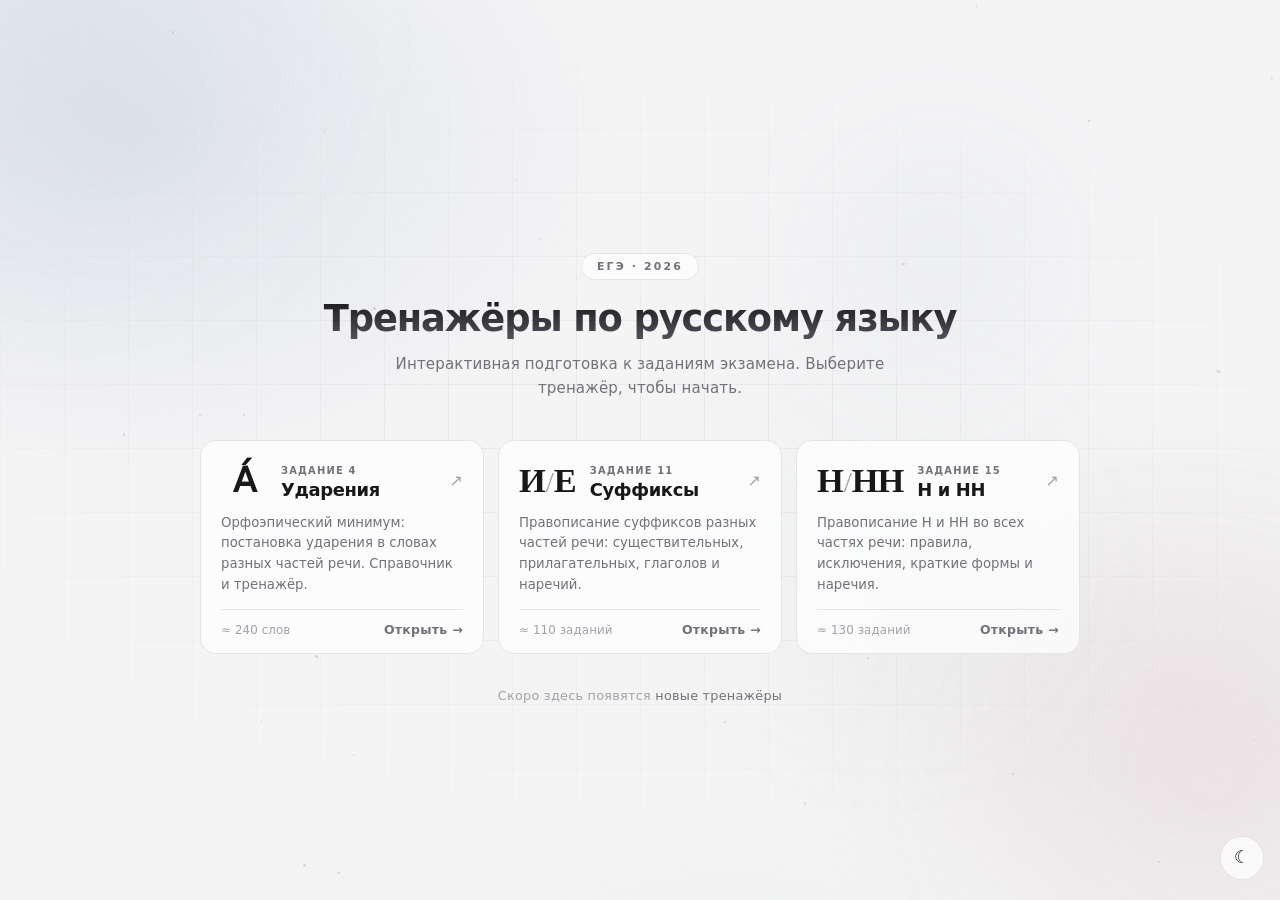
<file: index.html>
<!DOCTYPE html>
<html lang="ru">
<head>
    <meta charset="UTF-8">
    <meta name="viewport" content="width=device-width, initial-scale=1.0">
    <title>ЕГЭ 2026 · Тренажёры по русскому языку</title>
    <link rel="icon" type="image/svg+xml" href="favicon.svg">
    <link rel="stylesheet" href="shared/styles.css">
    <link rel="stylesheet" href="home/style.css">
    <script src="shared/theme.js"></script>
</head>
<body data-trainer="home" data-base=".">

    <!-- Фон -->
    <div class="bg-layer" aria-hidden="true">
        <div class="bg-grid"></div>
        <div class="orb orb-1"></div>
        <div class="orb orb-2"></div>
        <div class="orb orb-3"></div>
        <div class="orb orb-4"></div>
    </div>

    <div class="home-wrap">
        <header class="hero">
            <div class="hero-tag">ЕГЭ · 2026</div>
            <h1>Тренажёры по русскому языку</h1>
            <p class="hero-sub">
                Интерактивная подготовка к заданиям экзамена.
                Выберите тренажёр, чтобы начать.
            </p>
        </header>

        <div class="trainers-grid">
            <!-- Задание 4 — Ударения -->
            <a href="stress/index.html" class="trainer-card">
                <div class="card-top">
                    <div class="card-symbol">А́</div>
                    <div class="card-titles">
                        <span class="card-task">Задание 4</span>
                        <div class="card-title">Ударения</div>
                    </div>
                    <span class="card-arrow">↗</span>
                </div>
                <p class="card-desc">
                    Орфоэпический минимум: постановка ударения в словах
                    разных частей речи. Справочник и тренажёр.
                </p>
                <div class="card-foot">
                    <span class="card-meta">≈ 240 слов</span>
                    <span class="card-cta">Открыть</span>
                </div>
            </a>

            <!-- Задание 11 — Суффиксы -->
            <a href="suffixes-11/index.html" class="trainer-card">
                <div class="card-top">
                    <div class="card-symbol">И<span class="sym-accent">/</span>Е</div>
                    <div class="card-titles">
                        <span class="card-task">Задание 11</span>
                        <div class="card-title">Суффиксы</div>
                    </div>
                    <span class="card-arrow">↗</span>
                </div>
                <p class="card-desc">
                    Правописание суффиксов разных частей речи:
                    существительных, прилагательных, глаголов и наречий.
                </p>
                <div class="card-foot">
                    <span class="card-meta">≈ 110 заданий</span>
                    <span class="card-cta">Открыть</span>
                </div>
            </a>

            <!-- Задание 15 — Н/НН -->
            <a href="grammar-15/index.html" class="trainer-card">
                <div class="card-top">
                    <div class="card-symbol">Н<span class="sym-accent">/</span>НН</div>
                    <div class="card-titles">
                        <span class="card-task">Задание 15</span>
                        <div class="card-title">Н и НН</div>
                    </div>
                    <span class="card-arrow">↗</span>
                </div>
                <p class="card-desc">
                    Правописание Н и НН во всех частях речи: правила,
                    исключения, краткие формы и наречия.
                </p>
                <div class="card-foot">
                    <span class="card-meta">≈ 130 заданий</span>
                    <span class="card-cta">Открыть</span>
                </div>
            </a>
        </div>

        <p class="footer-note">
            Скоро здесь появятся <span>новые тренажёры</span>
        </p>
    </div>

    <script src="shared/nav.js"></script>
    <script src="home/app.js"></script>
</body>
</html>
</file>
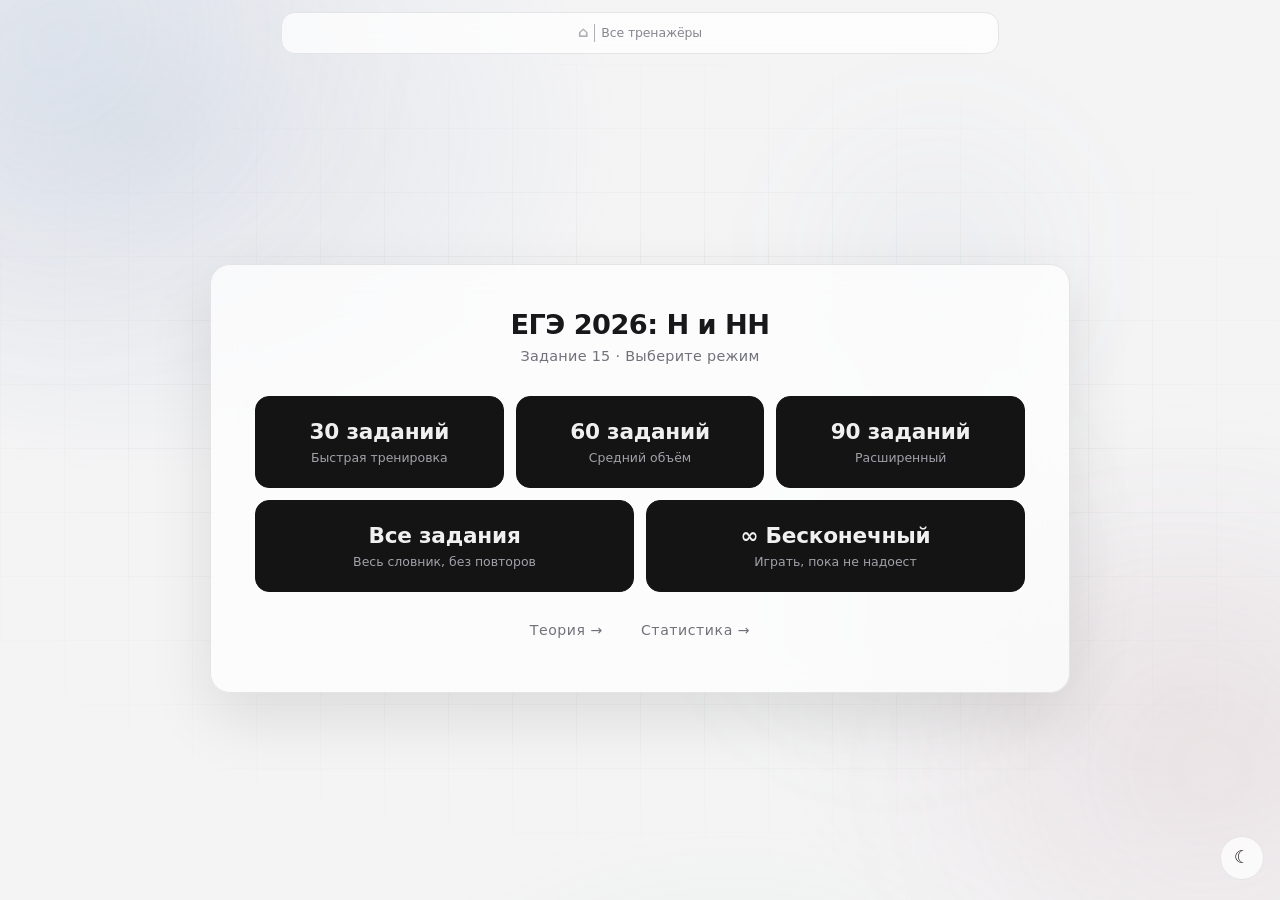
<file: grammar-15/index.html>
<!DOCTYPE html>
<html lang="ru">
<head>
    <meta charset="UTF-8">
    <meta name="viewport" content="width=device-width, initial-scale=1.0">
    <title>ЕГЭ 2026: Н/НН (Задание 15)</title>
    <link rel="icon" type="image/svg+xml" href="../favicon.svg">
    <link rel="stylesheet" href="../shared/styles.css">
    <link rel="stylesheet" href="style.css">
    <script src="../shared/theme.js"></script>
</head>
<body data-trainer="grammar15" data-base="..">

    <!-- Фон -->
    <div class="bg-layer" aria-hidden="true">
        <div class="bg-grid"></div>
        <div class="orb orb-1"></div>
        <div class="orb orb-2"></div>
        <div class="orb orb-3"></div>
        <div class="orb orb-4"></div>
    </div>

    <div class="container">

        <!-- Стартовый экран -->
        <div id="startScreen">
            <h1>ЕГЭ 2026: Н и НН</h1>
            <p class="subtitle">Задание 15 · Выберите режим</p>
            <div class="mode-row row-fixed">
                <button class="mode-btn" onclick="startGame('fixed', 30)">
                    <span class="mode-label">30 заданий</span>
                    <span class="mode-sub">Быстрая тренировка</span>
                </button>
                <button class="mode-btn" onclick="startGame('fixed', 60)">
                    <span class="mode-label">60 заданий</span>
                    <span class="mode-sub">Средний объём</span>
                </button>
                <button class="mode-btn" onclick="startGame('fixed', 90)">
                    <span class="mode-label">90 заданий</span>
                    <span class="mode-sub">Расширенный</span>
                </button>
            </div>
            <div class="mode-row row-special">
                <button class="mode-btn" onclick="startGame('all')">
                    <span class="mode-label">Все задания</span>
                    <span class="mode-sub">Весь словник, без повторов</span>
                </button>
                <button class="mode-btn" onclick="startGame('infinite')">
                    <span class="mode-label">∞ Бесконечный</span>
                    <span class="mode-sub">Играть, пока не надоест</span>
                </button>
            </div>
            <div class="start-links">
                <button class="link-btn" onclick="showTheory()">Теория →</button>
                <button class="link-btn" onclick="showStats()">Статистика →</button>
            </div>
        </div>

        <!-- Игровой экран -->
        <div id="gameScreen" class="hidden">
            <div class="game-header">
                <div class="progress" id="progressText"></div>
                <button class="btn-finish" id="finishBtn" onclick="finishGame()">Закончить</button>
            </div>
            <div class="phrase-container" id="phraseContainer"></div>
            <div class="choice-row" id="choiceRow">
                <button class="choice-btn" id="choiceN" onclick="chooseAnswer('Н')">Н</button>
                <button class="choice-btn" id="choiceNN" onclick="chooseAnswer('НН')">НН</button>
            </div>
            <div class="progress-bar-wrap">
                <div class="progress-bar" id="progressBar"></div>
            </div>
            <div class="feedback" id="feedback"></div>
            <button class="btn hidden" id="nextBtn" onclick="nextTask()">Дальше →</button>
        </div>

        <!-- Экран результатов -->
        <div id="resultsScreen" class="results">
            <div class="results-heading" id="resultsHeading"></div>
            <div class="score" id="scoreText"></div>
            <div class="score-label" id="scoreLabel"></div>
            <div id="mistakesContainer"></div>
            <div class="results-actions">
                <button class="btn btn-practice hidden" id="practiceBtn" onclick="startMistakeSession()">
                    Работа над ошибками
                </button>
                <button class="btn btn-restart" onclick="backToMenu()">Выйти в меню</button>
            </div>
        </div>

        <!-- Экран статистики -->
        <div id="statsScreen" class="stats-screen">
            <div class="results-heading">Статистика</div>
            <div class="score-label" style="margin-bottom: 20px;">Ваш прогресс за всё время</div>

            <div class="stats-grid" id="statsGrid"></div>

            <div class="stats-section-title" id="problemWordsTitle">Проблемные задания</div>
            <div id="problemWordsContainer"></div>

            <div class="stats-section-title" id="sessionsTitle">Последние сессии</div>
            <div id="sessionsContainer"></div>

            <div class="stats-actions">
                <button class="btn btn-restart" onclick="backToMenu()">← Назад</button>
                <button class="btn btn-danger" onclick="resetStats()">Сбросить статистику</button>
            </div>
        </div>

        <!-- Экран теории -->
        <div id="theoryScreen" class="theory-screen">
            <div class="theory-header">
                <div class="theory-header-titles">
                    <div class="results-heading">Теория</div>
                    <div class="score-label">Правописание Н и НН в разных частях речи</div>
                </div>
                <button class="btn-finish" onclick="backToMenu()">← В меню</button>
            </div>

            <div class="theory-intro">
                В каждом словосочетании пропущена буква <strong>Н</strong> или <strong>НН</strong>.
                Обращайте внимание на <strong>зависимые слова</strong>, <strong>приставки</strong> и <strong>часть речи</strong>.
                Ниже — основные правила и примеры.
            </div>

            <div id="theoryContainer"></div>

            <div class="stats-actions" style="justify-content: center; margin-top: 32px;">
                <button class="btn btn-restart" onclick="backToMenu()">← В меню</button>
            </div>
        </div>

    </div>

    <script src="../shared/nav.js"></script>
    <script src="data.js"></script>
    <script src="app.js"></script>
</body>
</html>
</file>
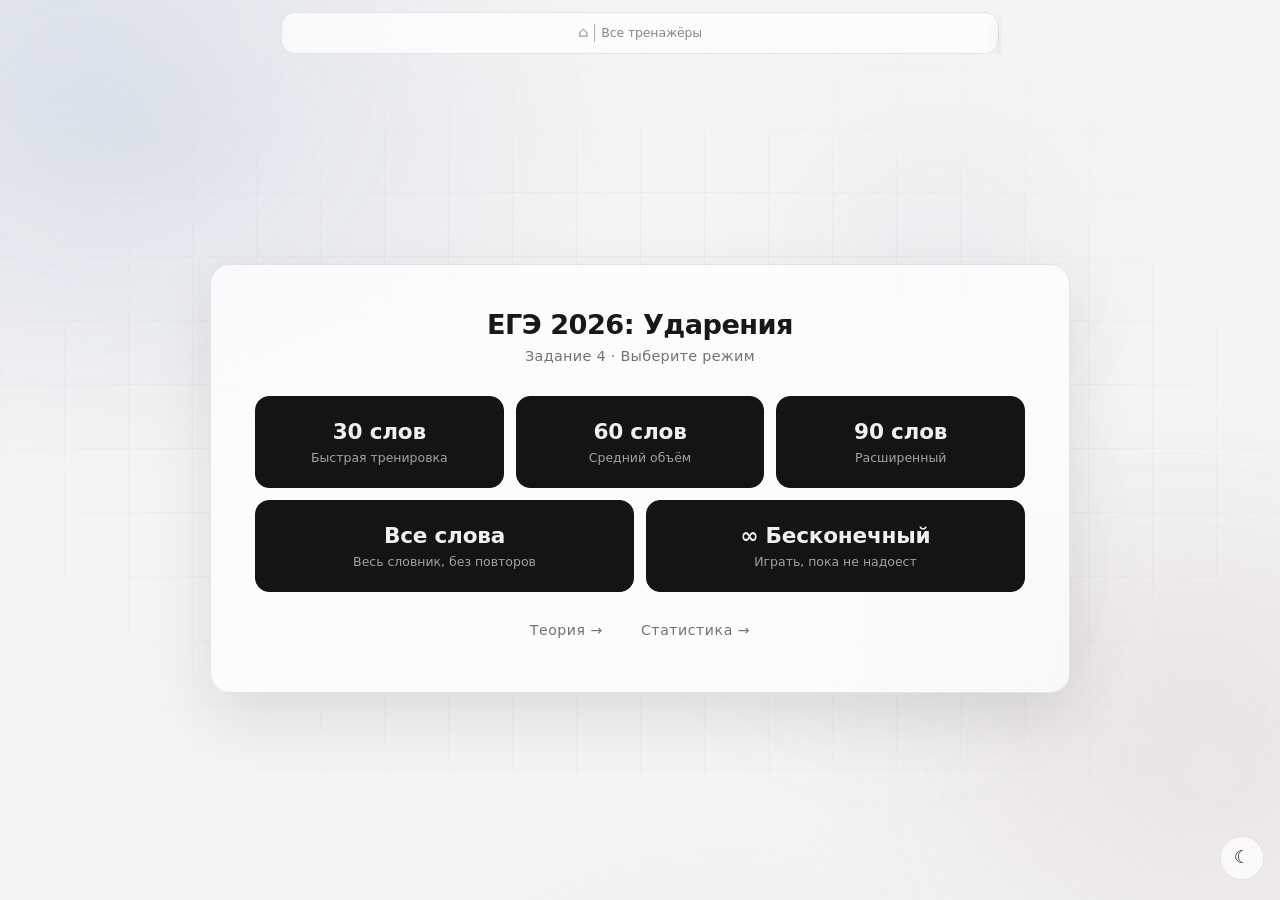
<file: stress/index.html>
<!DOCTYPE html>
<html lang="ru">
<head>
    <meta charset="UTF-8">
    <meta name="viewport" content="width=device-width, initial-scale=1.0">
    <title>ЕГЭ 2026: Ударения (Задание 4)</title>
    <link rel="icon" type="image/svg+xml" href="../favicon.svg">
    <link rel="stylesheet" href="../shared/styles.css">
    <link rel="stylesheet" href="style.css">
    <script src="../shared/theme.js"></script>
</head>
<body data-trainer="stress" data-base="..">

    <!-- Фон -->
    <div class="bg-layer" aria-hidden="true">
        <div class="bg-grid"></div>
        <div class="orb orb-1"></div>
        <div class="orb orb-2"></div>
        <div class="orb orb-3"></div>
        <div class="orb orb-4"></div>
    </div>

    <div class="container">

        <!-- Стартовый экран -->
        <div id="startScreen">
            <h1>ЕГЭ 2026: Ударения</h1>
            <p class="subtitle">Задание 4 · Выберите режим</p>
            <div class="mode-row row-fixed">
                <button class="mode-btn" onclick="startGame('fixed', 30)">
                    <span class="mode-label">30 слов</span>
                    <span class="mode-sub">Быстрая тренировка</span>
                </button>
                <button class="mode-btn" onclick="startGame('fixed', 60)">
                    <span class="mode-label">60 слов</span>
                    <span class="mode-sub">Средний объём</span>
                </button>
                <button class="mode-btn" onclick="startGame('fixed', 90)">
                    <span class="mode-label">90 слов</span>
                    <span class="mode-sub">Расширенный</span>
                </button>
            </div>
            <div class="mode-row row-special">
                <button class="mode-btn" onclick="startGame('all')">
                    <span class="mode-label">Все слова</span>
                    <span class="mode-sub">Весь словник, без повторов</span>
                </button>
                <button class="mode-btn" onclick="startGame('infinite')">
                    <span class="mode-label">∞ Бесконечный</span>
                    <span class="mode-sub">Играть, пока не надоест</span>
                </button>
            </div>
            <div class="start-links">
                <button class="link-btn" onclick="showTheory()">Теория →</button>
                <button class="link-btn" onclick="showStats()">Статистика →</button>
            </div>
        </div>

        <!-- Игровой экран -->
        <div id="gameScreen" class="hidden">
            <div class="game-header">
                <div class="progress" id="progressText"></div>
                <button class="btn-finish" id="finishBtn" onclick="finishGame()">Закончить</button>
            </div>
            <div class="word-container" id="wordContainer"></div>
            <div class="word-hint" id="wordHint"></div>
            <div class="progress-bar-wrap">
                <div class="progress-bar" id="progressBar"></div>
            </div>
            <div class="feedback" id="feedback"></div>
            <button class="btn hidden" id="nextBtn" onclick="nextWord()">Дальше →</button>
        </div>

        <!-- Экран результатов -->
        <div id="resultsScreen" class="results">
            <div class="results-heading" id="resultsHeading"></div>
            <div class="score" id="scoreText"></div>
            <div class="score-label" id="scoreLabel"></div>
            <div id="mistakesContainer"></div>
            <div class="results-actions">
                <button class="btn btn-practice hidden" id="practiceBtn" onclick="startMistakeSession()">
                    Работа над ошибками
                </button>
                <button class="btn btn-restart" onclick="backToMenu()">Выйти в меню</button>
            </div>
        </div>

        <!-- Экран статистики -->
        <div id="statsScreen" class="stats-screen">
            <div class="results-heading">Статистика</div>
            <div class="score-label" style="margin-bottom: 20px;">Ваш прогресс за всё время</div>

            <div class="stats-grid" id="statsGrid"></div>

            <div class="stats-section-title" id="problemWordsTitle">Проблемные слова</div>
            <div id="problemWordsContainer"></div>

            <div class="stats-section-title" id="sessionsTitle">Последние сессии</div>
            <div id="sessionsContainer"></div>

            <div class="stats-actions">
                <button class="btn btn-restart" onclick="backToMenu()">← Назад</button>
                <button class="btn btn-danger" onclick="resetStats()">Сбросить статистику</button>
            </div>
        </div>

        <!-- Экран теории -->
        <div id="theoryScreen" class="theory-screen">
            <div class="theory-header">
                <div class="theory-header-titles">
                    <div class="results-heading">Теория</div>
                    <div class="score-label">Орфоэпический минимум к заданию 4</div>
                </div>
                <button class="btn-finish" onclick="backToMenu()">← В меню</button>
            </div>

            <div class="theory-intro">
                В каждом слове <strong>ударная гласная выделена заглавной буквой</strong> и подчёркнута.
                Слова распределены по частям речи. Используйте как справочник перед тренировкой.
            </div>

            <div id="theoryContainer"></div>

            <div class="stats-actions" style="justify-content: center; margin-top: 32px;">
                <button class="btn btn-restart" onclick="backToMenu()">← В меню</button>
            </div>
        </div>

    </div>

    <script src="../shared/nav.js"></script>
    <script src="data.js"></script>
    <script src="app.js"></script>
</body>
</html>
</file>
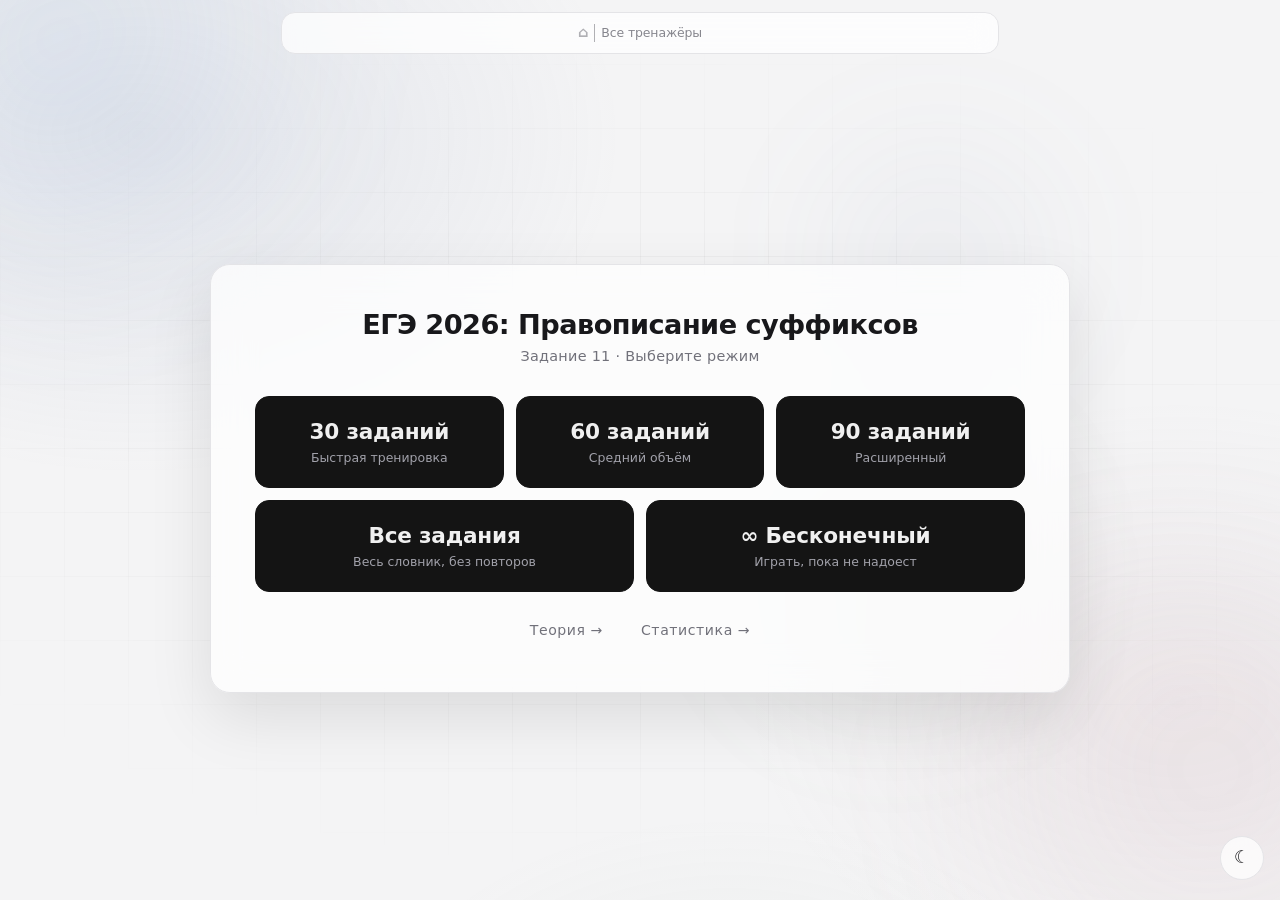
<file: suffixes-11/index.html>
<!DOCTYPE html>
<html lang="ru">
<head>
    <meta charset="UTF-8">
    <meta name="viewport" content="width=device-width, initial-scale=1.0">
    <title>ЕГЭ 2026: Суффиксы (Задание 11)</title>
    <link rel="icon" type="image/svg+xml" href="../favicon.svg">
    <link rel="stylesheet" href="../shared/styles.css">
    <link rel="stylesheet" href="style.css">
    <script src="../shared/theme.js"></script>
</head>
<body data-trainer="suffixes11" data-base="..">

    <!-- Фон -->
    <div class="bg-layer" aria-hidden="true">
        <div class="bg-grid"></div>
        <div class="orb orb-1"></div>
        <div class="orb orb-2"></div>
        <div class="orb orb-3"></div>
        <div class="orb orb-4"></div>
    </div>

    <div class="container">

        <!-- Стартовый экран -->
        <div id="startScreen">
            <h1>ЕГЭ 2026: Правописание суффиксов</h1>
            <p class="subtitle">Задание 11 · Выберите режим</p>
            <div class="mode-row row-fixed">
                <button class="mode-btn" onclick="startGame('fixed', 30)">
                    <span class="mode-label">30 заданий</span>
                    <span class="mode-sub">Быстрая тренировка</span>
                </button>
                <button class="mode-btn" onclick="startGame('fixed', 60)">
                    <span class="mode-label">60 заданий</span>
                    <span class="mode-sub">Средний объём</span>
                </button>
                <button class="mode-btn" onclick="startGame('fixed', 90)">
                    <span class="mode-label">90 заданий</span>
                    <span class="mode-sub">Расширенный</span>
                </button>
            </div>
            <div class="mode-row row-special">
                <button class="mode-btn" onclick="startGame('all')">
                    <span class="mode-label">Все задания</span>
                    <span class="mode-sub">Весь словник, без повторов</span>
                </button>
                <button class="mode-btn" onclick="startGame('infinite')">
                    <span class="mode-label">∞ Бесконечный</span>
                    <span class="mode-sub">Играть, пока не надоест</span>
                </button>
            </div>
            <div class="start-links">
                <button class="link-btn" onclick="showTheory()">Теория →</button>
                <button class="link-btn" onclick="showStats()">Статистика →</button>
            </div>
        </div>

        <!-- Игровой экран -->
        <div id="gameScreen" class="hidden">
            <div class="game-header">
                <div class="progress" id="progressText"></div>
                <button class="btn-finish" id="finishBtn" onclick="finishGame()">Закончить</button>
            </div>
            <div class="word-container" id="wordContainer"></div>
            <div class="word-hint" id="wordHint"></div>
            <div class="choice-row" id="choiceRow"></div>
            <div class="progress-bar-wrap">
                <div class="progress-bar" id="progressBar"></div>
            </div>
            <div class="feedback" id="feedback"></div>
            <button class="btn hidden" id="nextBtn" onclick="nextQuestion()">Дальше →</button>
        </div>

        <!-- Экран результатов -->
        <div id="resultsScreen" class="results">
            <div class="results-heading" id="resultsHeading"></div>
            <div class="score" id="scoreText"></div>
            <div class="score-label" id="scoreLabel"></div>
            <div id="mistakesContainer"></div>
            <div class="results-actions">
                <button class="btn btn-practice hidden" id="practiceBtn" onclick="startMistakeSession()">
                    Работа над ошибками
                </button>
                <button class="btn btn-restart" onclick="backToMenu()">Выйти в меню</button>
            </div>
        </div>

        <!-- Экран статистики -->
        <div id="statsScreen" class="stats-screen">
            <div class="results-heading">Статистика</div>
            <div class="score-label" style="margin-bottom: 20px;">Ваш прогресс за всё время</div>

            <div class="stats-grid" id="statsGrid"></div>

            <div class="stats-section-title" id="problemWordsTitle">Проблемные задания</div>
            <div id="problemWordsContainer"></div>

            <div class="stats-section-title" id="sessionsTitle">Последние сессии</div>
            <div id="sessionsContainer"></div>

            <div class="stats-actions">
                <button class="btn btn-restart" onclick="backToMenu()">← Назад</button>
                <button class="btn btn-danger" onclick="resetStats()">Сбросить статистику</button>
            </div>
        </div>

        <!-- Экран теории -->
        <div id="theoryScreen" class="theory-screen">
            <div class="theory-header">
                <div class="theory-header-titles">
                    <div class="results-heading">Теория</div>
                    <div class="score-label">Правописание суффиксов разных частей речи</div>
                </div>
                <button class="btn-finish" onclick="backToMenu()">← В меню</button>
            </div>

            <div class="theory-intro">
                В каждом слове пропущена буква в <strong>суффиксе</strong>.
                Определите часть речи и примените правило. Ниже — основные правила и примеры.
            </div>

            <div id="theoryContainer"></div>

            <div class="stats-actions" style="justify-content: center; margin-top: 32px;">
                <button class="btn btn-restart" onclick="backToMenu()">← В меню</button>
            </div>
        </div>

    </div>

    <script src="../shared/nav.js"></script>
    <script src="data.js"></script>
    <script src="app.js"></script>
</body>
</html>
</file>
<file: shared/styles.css>
/* ===== ОБЩЕЕ ДЛЯ ВСЕХ СТРАНИЦ ===== */
*, *::before, *::after { box-sizing: border-box; margin: 0; padding: 0; }

:root {
    /* Тёмная палитра (по умолчанию) */
    --bg: #0a0a0a;
    --surface: #141414;
    --surface-2: #1a1a1a;
    --surface-3: #1f1f1f;
    --border: #262626;
    --border-hover: #3a3a3a;
    --text: #f0f0f0;
    --text-muted: #8a8a8a;
    --text-dim: #454545;
    --consonant: #d0d0d0;
    --vowel-soft: #d4d4d4;
    --danger-soft: #d98a8a;
    --danger-bg: rgba(200, 90, 90, 0.12);
    --success-soft: #a8d5a8;
    --accent: #7eb8da;
    --rule-text: #c4c4c4;

    /* Семантические переменные — меняются в светлой теме */
    --surface-glass: rgba(20, 20, 20, 0.72);
    --surface-glass-hover: rgba(23, 23, 23, 0.85);
    --nav-item-bg: rgba(20, 20, 20, 0.72);
    --nav-item-bg-hover: rgba(30, 30, 30, 0.9);
    --hero-tag-bg: rgba(26, 26, 26, 0.6);
    --card-glow: rgba(255, 255, 255, 0.07);
    --bg-grid-line: rgba(255, 255, 255, 0.028);
    --bg-radial-a: rgba(255, 255, 255, 0.055);
    --bg-radial-b: rgba(255, 255, 255, 0.035);
    --bg-radial-c: rgba(255, 255, 255, 0.025);
    --orb-1-color: rgba(150, 180, 220, 0.22);
    --orb-2-color: rgba(200, 170, 180, 0.16);
    --orb-3-color: rgba(170, 200, 170, 0.12);
    --orb-4-color: rgba(255, 255, 255, 0.08);
    --star-color: #ffffff;
    --container-shadow: 0 24px 64px rgba(0, 0, 0, 0.6);
    --card-shadow: 0 18px 38px rgba(0, 0, 0, 0.55);
    --btn-shadow: 0 10px 24px rgba(0, 0, 0, 0.4);
    --btn-bg-hover: #ffffff;
    --nav-active-shadow: 0 8px 24px rgba(0, 0, 0, 0.4);
    --vowel-underline: rgba(240, 240, 240, 0.25);
    --vowel-underline-hover: rgba(240, 240, 240, 0.7);
    --vowel-hover-bg: rgba(255, 255, 255, 0.06);
    --h1-from: #ffffff;
    --h1-to: #9a9a9a;
    --choice-glow-blue: rgba(126, 184, 218, 0.15);
    --choice-glow-green: rgba(168, 213, 168, 0.15);

    --nav-width: 200px;
}

[data-theme="light"] {
    --bg: #f4f4f5;
    --surface: #ffffff;
    --surface-2: #f7f7f8;
    --surface-3: #efeff1;
    --border: #e4e4e7;
    --border-hover: #c8c8cd;
    --text: #18181b;
    --text-muted: #71717a;
    --text-dim: #a1a1aa;
    --consonant: #3f3f46;
    --vowel-soft: #52525b;
    --danger-soft: #d05a5a;
    --danger-bg: rgba(200, 90, 90, 0.1);
    --success-soft: #2a9d63;
    --accent: #3a86c2;
    --rule-text: #52525b;

    --surface-glass: rgba(255, 255, 255, 0.72);
    --surface-glass-hover: rgba(255, 255, 255, 0.92);
    --nav-item-bg: rgba(255, 255, 255, 0.75);
    --nav-item-bg-hover: rgba(255, 255, 255, 0.95);
    --hero-tag-bg: rgba(255, 255, 255, 0.65);
    --card-glow: rgba(0, 0, 0, 0.05);
    --bg-grid-line: rgba(0, 0, 0, 0.045);
    --bg-radial-a: rgba(120, 140, 180, 0.14);
    --bg-radial-b: rgba(180, 150, 160, 0.10);
    --bg-radial-c: rgba(140, 170, 140, 0.08);
    --orb-1-color: rgba(150, 180, 220, 0.35);
    --orb-2-color: rgba(210, 170, 180, 0.28);
    --orb-3-color: rgba(170, 200, 170, 0.22);
    --orb-4-color: rgba(120, 140, 180, 0.20);
    --star-color: #a0a0a8;
    --container-shadow: 0 24px 64px rgba(0, 0, 0, 0.10);
    --card-shadow: 0 18px 38px rgba(0, 0, 0, 0.08);
    --btn-shadow: 0 10px 24px rgba(0, 0, 0, 0.15);
    --btn-bg-hover: #2a2a2e;
    --nav-active-shadow: 0 8px 24px rgba(0, 0, 0, 0.12);
    --vowel-underline: rgba(24, 24, 27, 0.25);
    --vowel-underline-hover: rgba(24, 24, 27, 0.7);
    --vowel-hover-bg: rgba(0, 0, 0, 0.05);
    --h1-from: #18181b;
    --h1-to: #52525b;
    --choice-glow-blue: rgba(58, 134, 194, 0.15);
    --choice-glow-green: rgba(42, 157, 99, 0.15);
}

html { scroll-behavior: smooth; }

body {
    font-family: -apple-system, BlinkMacSystemFont, 'Segoe UI', 'Inter', system-ui, sans-serif;
    background: var(--bg);
    color: var(--text);
    min-height: 100vh;
    display: flex;
    justify-content: center;
    -webkit-font-smoothing: antialiased;
    position: relative;
    overflow-x: hidden;
    transition: background-color 0.3s ease, color 0.3s ease;
}

.hidden { display: none !important; }

/* ===== АНИМИРОВАННЫЙ ФОН ===== */
.bg-layer {
    position: fixed;
    inset: 0;
    z-index: -1;
    overflow: hidden;
    pointer-events: none;
}
.bg-layer::before {
    content: '';
    position: absolute;
    inset: -20%;
    background:
        radial-gradient(45% 45% at 22% 25%, var(--bg-radial-a), transparent 60%),
        radial-gradient(40% 40% at 80% 70%, var(--bg-radial-b), transparent 60%),
        radial-gradient(35% 35% at 55% 100%, var(--bg-radial-c), transparent 60%);
    animation: bgBreath 18s ease-in-out infinite alternate;
}
.bg-grid {
    position: absolute;
    inset: 0;
    background-image:
        linear-gradient(var(--bg-grid-line) 1px, transparent 1px),
        linear-gradient(90deg, var(--bg-grid-line) 1px, transparent 1px);
    background-size: 64px 64px;
    mask-image: radial-gradient(ellipse 80% 60% at 50% 50%, #000 20%, transparent 80%);
    -webkit-mask-image: radial-gradient(ellipse 80% 60% at 50% 50%, #000 20%, transparent 80%);
    animation: gridDrift 40s linear infinite;
}
.orb {
    position: absolute;
    border-radius: 50%;
    filter: blur(70px);
    opacity: 0.5;
    will-change: transform;
}
.orb-1 {
    width: 460px; height: 460px;
    top: -120px; left: -100px;
    background: radial-gradient(circle at 30% 30%, var(--orb-1-color), transparent 70%);
    animation: float1 22s ease-in-out infinite;
}
.orb-2 {
    width: 520px; height: 520px;
    bottom: -180px; right: -140px;
    background: radial-gradient(circle at 60% 40%, var(--orb-2-color), transparent 70%);
    animation: float2 28s ease-in-out infinite;
}
.orb-3 {
    width: 380px; height: 380px;
    top: 42%; left: 55%;
    background: radial-gradient(circle at 50% 50%, var(--orb-3-color), transparent 70%);
    animation: float3 24s ease-in-out infinite;
}
.orb-4 {
    width: 300px; height: 300px;
    top: 12%; right: 15%;
    background: radial-gradient(circle at 50% 50%, var(--orb-4-color), transparent 70%);
    animation: float4 19s ease-in-out infinite;
}

@keyframes bgBreath { 0% { transform: scale(1) rotate(0deg); opacity: 0.9; } 100% { transform: scale(1.12) rotate(4deg); opacity: 1; } }
@keyframes gridDrift { 0% { background-position: 0 0, 0 0; } 100% { background-position: 64px 64px, 64px 64px; } }
@keyframes float1 { 0%, 100% { transform: translate(0, 0) scale(1); } 50% { transform: translate(120px, 80px) scale(1.15); } }
@keyframes float2 { 0%, 100% { transform: translate(0, 0) scale(1); } 50% { transform: translate(-140px, -100px) scale(1.1); } }
@keyframes float3 { 0%, 100% { transform: translate(0, 0) scale(1); } 33% { transform: translate(-90px, 60px) scale(1.12); } 66% { transform: translate(70px, -80px) scale(0.95); } }
@keyframes float4 { 0%, 100% { transform: translate(0, 0) scale(1); } 50% { transform: translate(60px, 120px) scale(1.2); } }

/* ===== САЙДБАР ВЫБОРА ТРЕНАЖЁРА ===== */
.trainer-nav {
    position: fixed;
    left: 24px;
    top: 50%;
    transform: translateY(-50%);
    display: flex;
    flex-direction: column;
    gap: 10px;
    z-index: 50;
    width: var(--nav-width);
}
.trainer-nav .nav-item {
    display: flex;
    flex-direction: column;
    justify-content: center;
    gap: 2px;
    width: 100%;
    min-height: 52px;
    padding: 10px 16px;
    background: var(--nav-item-bg);
    backdrop-filter: blur(14px);
    -webkit-backdrop-filter: blur(14px);
    border: 1px solid var(--border);
    border-radius: 14px;
    color: var(--text-muted);
    text-decoration: none;
    font-family: inherit;
    text-align: left;
    transition: all 0.25s cubic-bezier(0.4, 0, 0.2, 1);
    cursor: pointer;
}
.trainer-nav .nav-item:hover {
    background: var(--nav-item-bg-hover);
    border-color: var(--border-hover);
    color: var(--text);
    transform: translateX(3px);
}
.trainer-nav .nav-item.active {
    background: var(--text);
    color: var(--bg);
    border-color: var(--text);
    box-shadow: var(--nav-active-shadow);
}
.trainer-nav .nav-num {
    font-size: 0.65rem;
    text-transform: uppercase;
    letter-spacing: 0.1em;
    font-weight: 700;
    opacity: 0.6;
    line-height: 1.2;
}
.trainer-nav .nav-item.active .nav-num { opacity: 0.55; }
.trainer-nav .nav-label {
    font-size: 0.88rem;
    font-weight: 600;
    letter-spacing: -0.01em;
    line-height: 1.2;
}
.trainer-nav .nav-item.nav-home .nav-num {
    font-size: 1.05rem;
    letter-spacing: 0;
}
.trainer-nav .nav-item.nav-home .nav-label {
    font-size: 0.78rem;
    font-weight: 500;
    opacity: 0.85;
}

/* ===== КНОПКА ПЕРЕКЛЮЧЕНИЯ ТЕМЫ ===== */
.theme-toggle {
    position: fixed;
    top: 24px;
    right: 24px;
    z-index: 60;
    width: 44px;
    height: 44px;
    display: flex;
    align-items: center;
    justify-content: center;
    background: var(--nav-item-bg);
    backdrop-filter: blur(14px);
    -webkit-backdrop-filter: blur(14px);
    border: 1px solid var(--border);
    border-radius: 50%;
    color: var(--text);
    font-size: 1.15rem;
    line-height: 1;
    cursor: pointer;
    font-family: inherit;
    transition: all 0.25s cubic-bezier(0.4, 0, 0.2, 1);
}
.theme-toggle:hover {
    background: var(--nav-item-bg-hover);
    border-color: var(--border-hover);
    transform: scale(1.08) rotate(-10deg);
}
.theme-toggle:active {
    transform: scale(0.95);
}

/* ===== ОТСТУП ДЛЯ СТРАНИЦ С САЙДБАРОМ ===== */
body[data-trainer] {
    padding: 20px 240px;
}

/* ===== МОБИЛЬНАЯ АДАПТАЦИЯ ===== */
@media (max-width: 1280px) {
    body[data-trainer] {
        padding: 76px 16px 20px;
    }

    .trainer-nav {
        left: 50%;
        right: auto;
        top: 12px;
        transform: translateX(-50%);
        flex-direction: row;
        gap: 6px;
        width: auto;
        max-width: calc(100vw - 24px);
        overflow-x: auto;
        scrollbar-width: none;
        -ms-overflow-style: none;
        padding: 0 2px;
    }
    .trainer-nav::-webkit-scrollbar { display: none; }

    .trainer-nav .nav-item {
        flex: 0 0 auto;
        min-width: 96px;
        min-height: 42px;
        padding: 6px 12px;
        flex-direction: row;
        align-items: center;
        justify-content: center;
        gap: 6px;
        text-align: center;
        white-space: nowrap;
    }
    .trainer-nav .nav-item:hover { transform: translateY(-2px); }
    .trainer-nav .nav-num {
        font-size: 0.62rem;
        padding-right: 6px;
        border-right: 1px solid currentColor;
        opacity: 0.55;
    }
    .trainer-nav .nav-label { font-size: 0.8rem; }

    /* Домашняя кнопка — узкая, только иконка */
    .trainer-nav .nav-item.nav-home {
        min-width: 44px;
        padding: 6px 10px;
    }
    .trainer-nav .nav-item.nav-home .nav-num { font-size: 0.9rem; }

    /* Кнопка темы — в правый нижний угол, чтобы не перекрывать сайдбар */
    .theme-toggle {
        top: auto;
        bottom: 20px;
        right: 16px;
        width: 44px;
        height: 44px;
        font-size: 1.1rem;
    }
}

@media (max-width: 480px) {
    .trainer-nav .nav-item {
        min-width: 84px;
        padding: 6px 10px;
    }
    .trainer-nav .nav-label { font-size: 0.72rem; }
    .trainer-nav .nav-num { display: none; }
    .trainer-nav .nav-item.nav-home { min-width: 40px; }
}

@media (prefers-reduced-motion: reduce) {
    *, *::before, *::after {
        animation-duration: 0.01ms !important;
        animation-iteration-count: 1 !important;
        transition-duration: 0.01ms !important;
    }
}

/* ===== КНОПКИ РЕЖИМОВ В СВЕТЛОЙ ТЕМЕ — ОСТАЮТСЯ ТЁМНЫМИ ===== */
[data-theme="light"] .mode-btn {
    background: #141414;
    color: #f0f0f0;
    border-color: #141414;
}
[data-theme="light"] .mode-btn:hover {
    background: #1f1f1f;
    border-color: #2a2a2e;
    box-shadow: 0 8px 24px rgba(0, 0, 0, 0.18);
    transform: translateY(-2px);
}
[data-theme="light"] .mode-btn:active {
    transform: translateY(0);
}
[data-theme="light"] .mode-btn .mode-label {
    color: #f0f0f0;
}
[data-theme="light"] .mode-btn .mode-sub {
    color: #a1a1aa;
}

/* ===== КНОПКА «ЗАКОНЧИТЬ / ЗАКОНЧИТЬ ДОСРОЧНО» — КРАСНАЯ ОБВОДКА ===== */
#finishBtn {
    color: var(--danger-soft);
    border-color: rgba(200, 90, 90, 0.45);
}
#finishBtn:hover {
    background: var(--danger-bg);
    border-color: var(--danger-soft);
    color: var(--danger-soft);
}
</file>
<file: home/style.css>
/* ===== HERO ===== */
.hero {
    text-align: center;
    margin-bottom: 40px;
    animation: fadeUp 0.85s cubic-bezier(0.4, 0, 0.2, 1) backwards;
}
.hero-tag {
    display: inline-block;
    font-size: 0.68rem;
    text-transform: uppercase;
    letter-spacing: 0.2em;
    color: var(--text-muted);
    background: var(--hero-tag-bg);
    backdrop-filter: blur(12px);
    -webkit-backdrop-filter: blur(12px);
    border: 1px solid var(--border);
    padding: 6px 15px;
    border-radius: 20px;
    margin-bottom: 18px;
    font-weight: 600;
}
h1 {
    font-size: 2.3rem;
    font-weight: 700;
    letter-spacing: -0.03em;
    line-height: 1.15;
    margin-bottom: 12px;
    background: linear-gradient(180deg, var(--h1-from) 0%, var(--h1-to) 100%);
    -webkit-background-clip: text;
    background-clip: text;
    -webkit-text-fill-color: transparent;
}
.hero-sub {
    font-size: 0.94rem;
    color: var(--text-muted);
    letter-spacing: 0.01em;
    max-width: 500px;
    margin: 0 auto;
    line-height: 1.6;
}

/* ===== CONTAINER ГЛАВНОЙ ===== */
.home-wrap {
    max-width: 920px;
    width: 100%;
    margin: auto;
    position: relative;
    z-index: 1;
    padding: 32px 20px;
}

/* ===== GRID КАРТОЧЕК ===== */
.trainers-grid {
    display: grid;
    grid-template-columns: repeat(auto-fit, minmax(280px, 1fr));
    gap: 14px;
}

/* ===== КАРТОЧКА ===== */
.trainer-card {
    position: relative;
    display: flex;
    flex-direction: column;
    background: var(--surface-glass);
    backdrop-filter: blur(20px);
    -webkit-backdrop-filter: blur(20px);
    border: 1px solid var(--border);
    border-radius: 16px;
    padding: 18px 20px 16px;
    text-decoration: none;
    color: inherit;
    overflow: hidden;
    transition:
        transform 0.4s cubic-bezier(0.4, 0, 0.2, 1),
        border-color 0.35s ease,
        box-shadow 0.4s ease,
        background 0.35s ease;
    animation: fadeUp 0.75s cubic-bezier(0.4, 0, 0.2, 1) backwards;
    isolation: isolate;
    cursor: pointer;
}
.trainer-card:nth-child(1) { animation-delay: 0.12s; }
.trainer-card:nth-child(2) { animation-delay: 0.22s; }
.trainer-card:nth-child(3) { animation-delay: 0.32s; }
.trainer-card:nth-child(4) { animation-delay: 0.42s; }

.trainer-card::before {
    content: '';
    position: absolute;
    inset: 0;
    background: radial-gradient(420px circle at var(--mx, 50%) var(--my, 0%),
                var(--card-glow), transparent 45%);
    opacity: 0;
    transition: opacity 0.4s ease;
    pointer-events: none;
    z-index: 0;
}
.trainer-card:hover {
    border-color: var(--border-hover);
    transform: translateY(-3px);
    background: var(--surface-glass-hover);
    box-shadow: var(--card-shadow);
}
.trainer-card:hover::before { opacity: 1; }
.trainer-card:active { transform: translateY(-1px); }
.trainer-card > * { position: relative; z-index: 1; }

.card-top { display: flex; align-items: center; gap: 14px; margin-bottom: 12px; }
.card-symbol {
    font-family: 'Georgia', 'Times New Roman', serif;
    font-size: 2.15rem;
    font-weight: 700;
    line-height: 1;
    letter-spacing: -0.03em;
    color: var(--text);
    flex-shrink: 0;
    transition: transform 0.45s cubic-bezier(0.4, 0, 0.2, 1);
    min-width: 46px;
    text-align: center;
}
.trainer-card:hover .card-symbol { transform: translateY(-2px) scale(1.05); }
.card-symbol .sym-accent {
    color: var(--text-dim);
    font-weight: 400;
    margin: 0 1px;
    font-size: 0.85em;
}
.card-titles { flex: 1; min-width: 0; }
.card-task {
    display: inline-block;
    font-size: 0.62rem;
    text-transform: uppercase;
    letter-spacing: 0.12em;
    font-weight: 700;
    color: var(--text-muted);
    margin-bottom: 3px;
    transition: color 0.3s ease;
}
.trainer-card:hover .card-task { color: var(--text); }
.card-title {
    font-size: 1.12rem;
    font-weight: 600;
    letter-spacing: -0.02em;
    color: var(--text);
    line-height: 1.2;
}
.card-arrow {
    font-size: 1rem;
    color: var(--text-dim);
    flex-shrink: 0;
    transition: all 0.35s cubic-bezier(0.4, 0, 0.2, 1);
}
.trainer-card:hover .card-arrow {
    color: var(--text);
    transform: translate(3px, -3px);
}
.card-desc {
    font-size: 0.83rem;
    color: var(--text-muted);
    line-height: 1.55;
    margin-bottom: 14px;
    flex: 1;
}
.card-foot {
    display: flex;
    justify-content: space-between;
    align-items: center;
    padding-top: 12px;
    border-top: 1px solid var(--border);
    transition: border-color 0.35s ease;
}
.trainer-card:hover .card-foot { border-color: var(--border-hover); }
.card-meta {
    font-size: 0.74rem;
    color: var(--text-dim);
    font-variant-numeric: tabular-nums;
    letter-spacing: 0.01em;
}
.card-cta {
    font-size: 0.78rem;
    font-weight: 600;
    color: var(--text-muted);
    letter-spacing: 0.02em;
    transition: color 0.3s ease;
    display: inline-flex;
    align-items: center;
    gap: 5px;
}
.trainer-card:hover .card-cta { color: var(--text); }
.card-cta::after {
    content: '→';
    display: inline-block;
    transition: transform 0.35s cubic-bezier(0.4, 0, 0.2, 1);
}
.trainer-card:hover .card-cta::after { transform: translateX(4px); }

/* ===== FOOTER ===== */
.footer-note {
    text-align: center;
    margin-top: 34px;
    font-size: 0.8rem;
    color: var(--text-dim);
    letter-spacing: 0.02em;
    animation: fadeUp 0.75s cubic-bezier(0.4, 0, 0.2, 1) 0.42s backwards;
}
.footer-note span { color: var(--text-muted); font-weight: 500; }

@keyframes fadeUp {
    from { opacity: 0; transform: translateY(14px); }
    to   { opacity: 1; transform: translateY(0); }
}

@media (max-width: 600px) {
    .home-wrap { padding: 22px 16px; }
    .hero { margin-bottom: 28px; }
    .hero-tag { font-size: 0.64rem; padding: 5px 12px; margin-bottom: 14px; }
    h1 { font-size: 1.65rem; }
    .hero-sub { font-size: 0.88rem; }
    .trainers-grid { grid-template-columns: 1fr; gap: 12px; }
    .trainer-card { padding: 16px 18px 14px; border-radius: 14px; }
    .card-symbol { font-size: 1.9rem; min-width: 40px; }
    .card-title { font-size: 1.05rem; }
    .card-desc { font-size: 0.8rem; }
    .footer-note { margin-top: 26px; font-size: 0.76rem; }

    .orb { filter: blur(50px); opacity: 0.4; }
    .orb-1 { width: 300px; height: 300px; }
    .orb-2 { width: 340px; height: 340px; }
    .orb-3 { width: 260px; height: 260px; }
    .orb-4 { width: 220px; height: 220px; }
}

.star {
    position: absolute;
    background: var(--star-color);
    border-radius: 50%;
    opacity: 0.35;
    animation: twinkle 4s ease-in-out infinite;
}
@keyframes twinkle {
    0%, 100% { opacity: 0.15; transform: scale(0.8); }
    50%      { opacity: 0.6;  transform: scale(1.3); }
}
</file>
<file: grammar-15/style.css>
/* ===== КОНТЕЙНЕР ===== */
.container {
    background: var(--surface-glass);
    backdrop-filter: blur(20px);
    -webkit-backdrop-filter: blur(20px);
    border: 1px solid var(--border);
    border-radius: 20px;
    padding: 44px;
    max-width: 860px;
    width: 100%;
    box-shadow: var(--container-shadow);
    text-align: center;
    margin: auto;
}

h1 {
    font-size: 1.7rem;
    font-weight: 600;
    margin-bottom: 8px;
    color: var(--text);
    letter-spacing: -0.02em;
}

.subtitle {
    font-size: 0.9rem;
    color: var(--text-muted);
    margin-bottom: 32px;
    letter-spacing: 0.02em;
}

/* ===== СТАРТОВЫЙ ЭКРАН ===== */
.mode-row { display: grid; gap: 12px; margin-bottom: 12px; }
.mode-row.row-fixed { grid-template-columns: repeat(3, 1fr); }
.mode-row.row-special { grid-template-columns: repeat(2, 1fr); margin-bottom: 0; }

.mode-btn {
    background: var(--surface-2);
    border: 1px solid var(--border);
    color: var(--text);
    padding: 22px 16px;
    font-size: 1rem;
    font-weight: 500;
    font-family: inherit;
    border-radius: 14px;
    cursor: pointer;
    transition: all 0.25s cubic-bezier(0.4, 0, 0.2, 1);
    display: flex;
    flex-direction: column;
    align-items: center;
    gap: 6px;
}
.mode-btn:hover {
    background: var(--surface-3);
    border-color: var(--border-hover);
    transform: translateY(-2px);
    box-shadow: 0 8px 24px rgba(0, 0, 0, 0.4);
}
.mode-btn:active { transform: translateY(0); }

.mode-btn .mode-label {
    font-size: 1.35rem;
    font-weight: 600;
    letter-spacing: -0.01em;
}
.mode-btn .mode-sub {
    font-size: 0.78rem;
    color: var(--text-muted);
    font-weight: 400;
}

.start-links {
    display: flex;
    justify-content: center;
    gap: 6px;
    margin-top: 20px;
    flex-wrap: wrap;
}

.link-btn {
    background: none;
    border: none;
    color: var(--text-muted);
    font-family: inherit;
    font-size: 0.88rem;
    font-weight: 500;
    letter-spacing: 0.04em;
    cursor: pointer;
    padding: 10px 16px;
    border-radius: 10px;
    transition: all 0.2s ease;
}
.link-btn:hover {
    color: var(--text);
    background: var(--surface-2);
}

/* ===== ИГРОВОЙ ЭКРАН ===== */
.game-header {
    display: flex;
    justify-content: space-between;
    align-items: center;
    margin-bottom: 20px;
    gap: 10px;
}
.progress {
    font-size: 0.95rem;
    color: var(--text-muted);
    font-variant-numeric: tabular-nums;
    text-align: left;
}
.progress .mode-tag {
    display: inline-block;
    font-size: 0.72rem;
    text-transform: uppercase;
    letter-spacing: 0.08em;
    color: var(--text);
    background: var(--surface-3);
    border: 1px solid var(--border);
    padding: 2px 8px;
    border-radius: 6px;
    margin-bottom: 4px;
}

.btn-finish {
    background: transparent;
    color: var(--text-muted);
    border: 1px solid var(--border);
    padding: 8px 16px;
    font-size: 0.85rem;
    font-family: inherit;
    font-weight: 500;
    border-radius: 10px;
    cursor: pointer;
    transition: all 0.2s ease;
}
.btn-finish:hover {
    background: var(--surface-2);
    border-color: var(--border-hover);
    color: var(--text);
}

.phrase-container {
    display: block;
    text-align: center;
    white-space: nowrap;
    overflow: hidden;
    margin: 28px 0;
    padding: 24px 10px;
    background: var(--surface-2);
    border: 1px solid var(--border);
    border-radius: 16px;
    min-height: 128px;
    font-size: 2.2rem;
    line-height: 1.4;
    transition: font-size 0.15s ease;
}
.phrase-container.animate-in { animation: fadeIn 0.32s cubic-bezier(0.4, 0, 0.2, 1); }

.phrase-text {
    display: inline;
    font-weight: 600;
    color: var(--text);
}

.gap {
    display: inline-block;
    min-width: 2.4em;
    padding: 2px 8px;
    margin: 0 4px;
    border-bottom: 3px solid var(--accent);
    color: var(--accent);
    font-weight: 700;
    text-align: center;
    transition: all 0.2s ease;
}
.gap.correct {
    color: var(--success-soft);
    border-bottom-color: var(--success-soft);
}
.gap.incorrect {
    color: var(--danger-soft);
    border-bottom-color: var(--danger-soft);
}

.choice-row {
    display: flex;
    justify-content: center;
    gap: 16px;
    margin: 8px 0 16px;
}

.choice-btn {
    background: var(--surface-2);
    border: 2px solid var(--border);
    color: var(--text);
    padding: 16px 48px;
    font-size: 1.4rem;
    font-weight: 700;
    font-family: inherit;
    border-radius: 14px;
    cursor: pointer;
    transition: all 0.2s ease;
    letter-spacing: 0.05em;
}
.choice-btn:hover {
    background: var(--surface-3);
    border-color: var(--accent);
    transform: translateY(-2px);
}
.choice-btn:active { transform: translateY(0); }
.choice-btn.selected {
    border-color: var(--accent);
    background: var(--choice-glow-blue);
}
.choice-btn.correct-choice {
    border-color: var(--success-soft);
    background: var(--choice-glow-green);
}
.choice-btn.incorrect-choice {
    border-color: var(--danger-soft);
    background: var(--danger-bg);
}
.choice-btn.disabled {
    pointer-events: none;
    opacity: 0.7;
}

.feedback {
    font-size: 1.1rem;
    margin: 6px 0 4px;
    min-height: 26px;
    font-weight: 500;
    padding: 0 10px;
    color: var(--text);
    letter-spacing: 0.01em;
    line-height: 1.55;
}
.feedback .rule-hint {
    display: block;
    margin-top: 8px;
    color: var(--rule-text);
    font-size: 1rem;
    font-weight: 400;
    line-height: 1.55;
}
.feedback .rule-hint strong { color: #ffffff; font-weight: 600; }

.btn {
    background: var(--text);
    color: var(--bg);
    border: none;
    padding: 15px 36px;
    font-size: 1rem;
    font-weight: 600;
    font-family: inherit;
    border-radius: 12px;
    cursor: pointer;
    transition: all 0.25s cubic-bezier(0.4, 0, 0.2, 1);
    margin-top: 20px;
    letter-spacing: 0.01em;
}
.btn:hover {
    transform: translateY(-2px);
    box-shadow: var(--btn-shadow);
    background: var(--btn-bg-hover);
}
.btn:active { transform: translateY(0); }

.btn-restart {
    background: transparent;
    color: var(--text);
    border: 1px solid var(--border-hover);
    margin-top: 0;
}
.btn-restart:hover {
    background: var(--surface-2);
    border-color: #555;
}

.btn-practice {
    background: var(--text);
    color: var(--bg);
    margin-top: 0;
}

.btn-danger {
    background: transparent;
    color: var(--danger-soft);
    border: 1px solid rgba(200, 90, 90, 0.3);
    margin-top: 0;
    padding: 12px 28px;
    font-size: 0.9rem;
}
.btn-danger:hover {
    background: var(--danger-bg);
    border-color: rgba(200, 90, 90, 0.6);
    box-shadow: none;
}

#nextBtn { transition: opacity 0.2s ease; }
#nextBtn.hidden {
    display: inline-block !important;
    opacity: 0;
    pointer-events: none;
}

.progress-bar-wrap {
    height: 4px;
    background: rgba(255, 255, 255, 0.06);
    border-radius: 4px;
    overflow: hidden;
    margin: 0 0 18px;
}
.progress-bar {
    height: 100%;
    width: 0%;
    background: var(--text);
    border-radius: 4px;
    transition: width 0.35s cubic-bezier(0.4, 0, 0.2, 1);
}

/* ===== РЕЗУЛЬТАТЫ ===== */
.results { display: none; text-align: left; }
.results.visible { display: block; animation: fadeIn 0.4s ease; }

.score {
    font-size: 3rem;
    font-weight: 700;
    text-align: center;
    margin: 6px 0 5px;
    color: var(--text);
    letter-spacing: -0.03em;
    font-variant-numeric: tabular-nums;
}
.score-label {
    font-size: 0.92rem;
    color: var(--text-muted);
    text-align: center;
    margin-bottom: 28px;
}
.results-heading {
    font-size: 0.75rem;
    text-transform: uppercase;
    letter-spacing: 0.12em;
    color: var(--text-muted);
    text-align: center;
    margin-bottom: 6px;
}

.mistakes-list {
    list-style: none;
    padding: 0;
    margin: 16px 0 0;
    max-height: 380px;
    overflow-y: auto;
}
.mistakes-list li {
    background: var(--surface-2);
    border: 1px solid var(--border);
    border-left: 3px solid var(--text-dim);
    padding: 14px 18px;
    margin-bottom: 8px;
    border-radius: 10px;
    font-size: 1.05rem;
    display: flex;
    align-items: baseline;
    gap: 10px;
    flex-wrap: wrap;
}
.mistake-label {
    color: var(--text-muted);
    font-size: 0.8rem;
    flex-shrink: 0;
}
.word-wrong {
    color: var(--danger-soft);
    text-decoration: line-through;
    text-decoration-color: rgba(217, 138, 138, 0.5);
}
.word-right { color: var(--text); font-weight: 600; }
.mistake-sep { color: var(--text-dim); margin: 0 4px; font-weight: 400; }
.mistakes-title {
    font-size: 0.95rem;
    margin-top: 24px;
    margin-bottom: 8px;
    color: var(--text-muted);
    font-weight: 500;
    letter-spacing: 0.02em;
}
.no-mistakes {
    color: var(--text);
    font-size: 1.05rem;
    text-align: center;
    padding: 28px;
    background: var(--surface-2);
    border: 1px solid var(--border);
    border-radius: 12px;
    margin-top: 8px;
}

.results-actions {
    display: flex;
    flex-direction: column;
    gap: 10px;
    align-items: center;
    margin-top: 28px;
}

/* ===== СТАТИСТИКА ===== */
.stats-screen { display: none; text-align: left; }
.stats-screen.visible { display: block; animation: fadeIn 0.4s ease; }

.stats-grid {
    display: grid;
    grid-template-columns: repeat(3, 1fr);
    gap: 12px;
    margin: 8px 0 28px;
}
.stat-card {
    background: var(--surface-2);
    border: 1px solid var(--border);
    border-radius: 14px;
    padding: 20px 12px;
    text-align: center;
}
.stat-value {
    font-size: 1.9rem;
    font-weight: 700;
    letter-spacing: -0.03em;
    font-variant-numeric: tabular-nums;
    margin-bottom: 6px;
    color: var(--text);
    line-height: 1;
}
.stat-value.muted { color: var(--text-dim); }
.stat-label {
    font-size: 0.72rem;
    text-transform: uppercase;
    letter-spacing: 0.08em;
    color: var(--text-muted);
}

.stats-section-title {
    font-size: 0.75rem;
    text-transform: uppercase;
    letter-spacing: 0.12em;
    color: var(--text-muted);
    margin: 24px 0 10px;
}

.word-stat-list,
.session-list {
    list-style: none;
    padding: 0;
    margin: 0;
}
.word-stat-list li {
    display: flex;
    justify-content: space-between;
    align-items: baseline;
    gap: 12px;
    background: var(--surface-2);
    border: 1px solid var(--border);
    border-left: 3px solid var(--danger-soft);
    padding: 12px 16px;
    margin-bottom: 6px;
    border-radius: 10px;
    font-size: 1rem;
}
.word-stat-list li .word-name {
    font-weight: 600;
    color: var(--text);
}
.word-stat-list li .word-meta {
    font-size: 0.82rem;
    color: var(--text-muted);
    font-variant-numeric: tabular-nums;
    flex-shrink: 0;
}
.session-list li {
    display: flex;
    justify-content: space-between;
    align-items: baseline;
    gap: 12px;
    padding: 11px 16px;
    margin-bottom: 6px;
    border: 1px solid var(--border);
    border-radius: 10px;
    font-size: 0.92rem;
    background: var(--surface-2);
}
.session-list .session-mode { color: var(--text); font-weight: 500; }
.session-list .session-date {
    color: var(--text-dim);
    font-size: 0.78rem;
    margin-left: 8px;
}
.session-list .session-score {
    font-variant-numeric: tabular-nums;
    color: var(--text-muted);
    flex-shrink: 0;
}
.session-list .session-score.good { color: var(--success-soft); }
.session-list .session-score.bad { color: var(--danger-soft); }

.empty-note {
    color: var(--text-dim);
    font-size: 0.92rem;
    text-align: center;
    padding: 22px;
    background: var(--surface-2);
    border: 1px dashed var(--border);
    border-radius: 12px;
}

.stats-actions {
    display: flex;
    justify-content: space-between;
    align-items: center;
    gap: 10px;
    margin-top: 28px;
    flex-wrap: wrap;
}

/* ===== ТЕОРИЯ ===== */
.theory-screen { display: none; text-align: left; }
.theory-screen.visible { display: block; animation: fadeIn 0.4s ease; }

.theory-header {
    display: flex;
    justify-content: space-between;
    align-items: center;
    gap: 12px;
    margin-bottom: 24px;
    text-align: left;
}
.theory-header-titles { min-width: 0; flex: 1; }
.theory-header .results-heading {
    text-align: left;
    margin-bottom: 4px;
}
.theory-header .score-label {
    text-align: left;
    margin-bottom: 0;
    font-size: 0.86rem;
}
.theory-header .btn-finish { flex-shrink: 0; }

.theory-intro {
    font-size: 0.9rem;
    color: var(--text-muted);
    text-align: center;
    margin: 4px 0 32px;
    line-height: 1.55;
    max-width: 600px;
    margin-left: auto;
    margin-right: auto;
}
.theory-intro strong { color: var(--text); font-weight: 600; }

.theory-total {
    display: inline-block;
    font-size: 0.72rem;
    text-transform: uppercase;
    letter-spacing: 0.08em;
    color: var(--text-muted);
    background: var(--surface-2);
    border: 1px solid var(--border);
    padding: 4px 12px;
    border-radius: 20px;
    margin-bottom: 24px;
}

.theory-part {
    background: var(--surface-2);
    border: 1px solid var(--border);
    border-radius: 16px;
    padding: 26px 28px;
    margin-bottom: 16px;
}

.theory-part-title {
    font-size: 1.15rem;
    font-weight: 700;
    color: var(--text);
    margin-bottom: 14px;
    padding-left: 16px;
    position: relative;
    letter-spacing: -0.01em;
    line-height: 1.3;
}
.theory-part-title::before {
    content: '';
    position: absolute;
    left: 0;
    top: 2px;
    bottom: 2px;
    width: 5px;
    background: var(--accent);
    border-radius: 3px;
}

.theory-part-intro {
    font-size: 0.94rem;
    color: var(--text);
    line-height: 1.65;
    margin-bottom: 22px;
    padding: 14px 18px;
    background: var(--surface-3);
    border-radius: 10px;
    border-left: 3px solid var(--accent);
}

.theory-rule { margin-bottom: 22px; }
.theory-rule:last-child { margin-bottom: 0; }

.theory-rule-label {
    display: inline-flex;
    align-items: center;
    font-size: 0.82rem;
    font-weight: 700;
    padding: 5px 14px;
    border-radius: 20px;
    margin-bottom: 12px;
    letter-spacing: 0.06em;
    text-transform: uppercase;
}
.theory-rule-label.n-label {
    background: rgba(217, 138, 138, 0.14);
    color: var(--danger-soft);
    border: 1px solid rgba(217, 138, 138, 0.35);
}
.theory-rule-label.nn-label {
    background: rgba(126, 184, 218, 0.14);
    color: var(--accent);
    border: 1px solid rgba(126, 184, 218, 0.35);
}

.theory-rule-items {
    list-style: none;
    padding: 0;
    margin: 0;
}
.theory-rule-items li {
    font-size: 0.94rem;
    color: var(--text);
    line-height: 1.7;
    padding: 6px 0 6px 22px;
    position: relative;
}
.theory-rule-items li::before {
    content: '—';
    position: absolute;
    left: 0;
    top: 6px;
    color: var(--text-dim);
    font-weight: 400;
}
.theory-rule-items li b {
    color: var(--text);
    font-weight: 700;
    background: rgba(255, 255, 255, 0.06);
    padding: 1px 7px;
    border-radius: 5px;
    white-space: nowrap;
}
.theory-rule-items li i {
    color: var(--text-muted);
    font-style: italic;
    font-size: 0.9rem;
}

/* ===== АНИМАЦИИ ===== */
@keyframes fadeIn {
    from { opacity: 0; transform: translateY(6px); }
    to { opacity: 1; transform: translateY(0); }
}

/* ===== МОБИЛЬНАЯ ВЕРСИЯ ===== */
@media (max-width: 600px) {
    .container { padding: 28px 20px; border-radius: 16px; }
    .phrase-container { font-size: 1.5rem; padding: 18px 5px; min-height: 90px; }
    h1 { font-size: 1.35rem; }
    .subtitle { font-size: 0.85rem; margin-bottom: 24px; }
    .btn { padding: 13px 26px; font-size: 0.95rem; }
    .score { font-size: 2.4rem; }

    .mode-row.row-fixed,
    .mode-row.row-special { grid-template-columns: 1fr; }

    .mode-btn {
        padding: 16px 18px;
        flex-direction: row;
        justify-content: space-between;
        align-items: center;
        text-align: left;
    }
    .mode-btn .mode-label { font-size: 1.05rem; }
    .mode-btn .mode-sub { font-size: 0.78rem; text-align: right; }

    .choice-btn { padding: 14px 36px; font-size: 1.2rem; }

    .progress-bar-wrap { margin: -10px 0 14px; }

    .feedback { font-size: 1rem; }
    .feedback .rule-hint { font-size: 0.92rem; margin-top: 6px; }

    .mistakes-list li { font-size: 0.95rem; padding: 12px 14px; }

    .stats-grid { grid-template-columns: repeat(2, 1fr); gap: 10px; }
    .stat-card { padding: 16px 10px; }
    .stat-value { font-size: 1.55rem; }
    .stats-actions { justify-content: center; }

    .word-stat-list li { flex-wrap: wrap; }
    .session-list li { flex-wrap: wrap; }

    .theory-part { padding: 18px 16px; border-radius: 14px; }
    .theory-part-title { font-size: 1rem; padding-left: 12px; }
    .theory-part-title::before { width: 4px; }
    .theory-part-intro { font-size: 0.88rem; padding: 12px 14px; }
    .theory-rule-items li { font-size: 0.88rem; padding-left: 18px; }
    .theory-rule-items li b { font-size: 0.85rem; padding: 1px 5px; }
    .theory-rule-items li i { font-size: 0.85rem; }
    .theory-rule-label { font-size: 0.72rem; padding: 4px 11px; }
}

@media (max-width: 1280px) {
    .theory-header { gap: 8px; margin-bottom: 20px; }
    .theory-header .btn-finish { padding: 7px 12px; font-size: 0.8rem; }
}
</file>
<file: stress/style.css>
/* ===== КОНТЕЙНЕР ===== */
.container {
    background: var(--surface-glass);
    backdrop-filter: blur(20px);
    -webkit-backdrop-filter: blur(20px);
    border: 1px solid var(--border);
    border-radius: 20px;
    padding: 44px;
    max-width: 860px;
    width: 100%;
    box-shadow: var(--container-shadow);
    text-align: center;
    margin: auto;
}

h1 {
    font-size: 1.7rem;
    font-weight: 600;
    margin-bottom: 8px;
    color: var(--text);
    letter-spacing: -0.02em;
}

.subtitle {
    font-size: 0.9rem;
    color: var(--text-muted);
    margin-bottom: 32px;
    letter-spacing: 0.02em;
}

/* ===== СТАРТОВЫЙ ЭКРАН ===== */
.mode-row { display: grid; gap: 12px; margin-bottom: 12px; }
.mode-row.row-fixed { grid-template-columns: repeat(3, 1fr); }
.mode-row.row-special { grid-template-columns: repeat(2, 1fr); margin-bottom: 0; }

.mode-btn {
    background: var(--surface-2);
    border: 1px solid var(--border);
    color: var(--text);
    padding: 22px 16px;
    font-size: 1rem;
    font-weight: 500;
    font-family: inherit;
    border-radius: 14px;
    cursor: pointer;
    transition: all 0.25s cubic-bezier(0.4, 0, 0.2, 1);
    display: flex;
    flex-direction: column;
    align-items: center;
    gap: 6px;
}
.mode-btn:hover {
    background: var(--surface-3);
    border-color: var(--border-hover);
    transform: translateY(-2px);
    box-shadow: 0 8px 24px rgba(0, 0, 0, 0.4);
}
.mode-btn:active { transform: translateY(0); }

.mode-btn .mode-label {
    font-size: 1.35rem;
    font-weight: 600;
    letter-spacing: -0.01em;
}
.mode-btn .mode-sub {
    font-size: 0.78rem;
    color: var(--text-muted);
    font-weight: 400;
}

.start-links {
    display: flex;
    justify-content: center;
    gap: 6px;
    margin-top: 20px;
    flex-wrap: wrap;
}

.link-btn {
    background: none;
    border: none;
    color: var(--text-muted);
    font-family: inherit;
    font-size: 0.88rem;
    font-weight: 500;
    letter-spacing: 0.04em;
    cursor: pointer;
    padding: 10px 16px;
    border-radius: 10px;
    transition: all 0.2s ease;
}
.link-btn:hover {
    color: var(--text);
    background: var(--surface-2);
}

/* ===== ИГРОВОЙ ЭКРАН ===== */
.game-header {
    display: flex;
    justify-content: space-between;
    align-items: center;
    margin-bottom: 20px;
    gap: 10px;
}
.progress {
    font-size: 0.95rem;
    color: var(--text-muted);
    font-variant-numeric: tabular-nums;
    text-align: left;
}
.progress .mode-tag {
    display: inline-block;
    font-size: 0.72rem;
    text-transform: uppercase;
    letter-spacing: 0.08em;
    color: var(--text);
    background: var(--surface-3);
    border: 1px solid var(--border);
    padding: 2px 8px;
    border-radius: 6px;
    margin-bottom: 4px;
}

.btn-finish {
    background: transparent;
    color: var(--text-muted);
    border: 1px solid var(--border);
    padding: 8px 16px;
    font-size: 0.85rem;
    font-family: inherit;
    font-weight: 500;
    border-radius: 10px;
    cursor: pointer;
    transition: all 0.2s ease;
}
.btn-finish:hover {
    background: var(--surface-2);
    border-color: var(--border-hover);
    color: var(--text);
}

.word-container {
    display: block;
    text-align: center;
    white-space: nowrap;
    overflow: hidden;
    margin: 28px 0;
    padding: 24px 10px;
    background: var(--surface-2);
    border: 1px solid var(--border);
    border-radius: 16px;
    min-height: 128px;
    font-size: 3.4rem;
    line-height: 1.2;
    transition: font-size 0.15s ease;
}
.word-container.animate-in { animation: fadeIn 0.32s cubic-bezier(0.4, 0, 0.2, 1); }

.letter {
    display: inline-block;
    font-size: inherit;
    font-weight: 600;
    padding: 6px 4px;
    border-radius: 10px;
    transition: all 0.2s ease;
    user-select: none;
    text-align: center;
    position: relative;
    -webkit-tap-highlight-color: transparent;
    touch-action: manipulation;
}
.letter.consonant { color: var(--consonant); }

.letter.vowel { color: var(--text); cursor: pointer; }
.letter.vowel::after {
    content: '';
    position: absolute;
    left: 50%;
    bottom: 4px;
    transform: translateX(-50%);
    width: 55%;
    height: 1px;
    background: rgba(240, 240, 240, 0.25);
    border-radius: 1px;
    transition: all 0.25s ease;
}

/* Ховер — только на устройствах с настоящей мышью (ПК, ноутбук) */
@media (hover: hover) and (pointer: fine) {
    .letter.vowel:hover {
        background: rgba(255, 255, 255, 0.06);
        transform: translateY(-2px);
    }
    .letter.vowel:hover::after {
        width: 80%;
        background: rgba(240, 240, 240, 0.7);
    }
}

.letter.correct {
    background: var(--text);
    color: var(--bg);
    animation: pulseCorrect 0.5s ease-out;
}
.letter.correct::after { display: none; }

.letter.incorrect {
    background: var(--danger-bg);
    color: var(--danger-soft);
    animation: shakeX 0.24s ease-in-out;
}
.letter.incorrect::after { display: none; }

.letter.disabled { pointer-events: none; }

.feedback {
    font-size: 1rem;
    margin: 0 0 4px;
    min-height: 26px;
    font-weight: 500;
    padding: 0 10px;
    color: var(--text);
    letter-spacing: 0.01em;
}

.btn {
    background: var(--text);
    color: var(--bg);
    border: none;
    padding: 15px 36px;
    font-size: 1rem;
    font-weight: 600;
    font-family: inherit;
    border-radius: 12px;
    cursor: pointer;
    transition: all 0.25s cubic-bezier(0.4, 0, 0.2, 1);
    margin-top: 20px;
    letter-spacing: 0.01em;
}
.btn:hover {
    transform: translateY(-2px);
    box-shadow: var(--btn-shadow);
    background: var(--btn-bg-hover);
}
.btn:active { transform: translateY(0); }

.btn-restart {
    background: transparent;
    color: var(--text);
    border: 1px solid var(--border-hover);
    margin-top: 0;
}
.btn-restart:hover {
    background: var(--surface-2);
    border-color: #555;
}

.btn-practice {
    background: var(--text);
    color: var(--bg);
    margin-top: 0;
}

.btn-danger {
    background: transparent;
    color: var(--danger-soft);
    border: 1px solid rgba(200, 90, 90, 0.3);
    margin-top: 0;
    padding: 12px 28px;
    font-size: 0.9rem;
}
.btn-danger:hover {
    background: var(--danger-bg);
    border-color: rgba(200, 90, 90, 0.6);
    box-shadow: none;
}

#nextBtn { transition: opacity 0.2s ease; }
#nextBtn.hidden {
    display: inline-block !important;
    opacity: 0;
    pointer-events: none;
}

.progress-bar-wrap {
    height: 4px;
    background: rgba(255, 255, 255, 0.06);
    border-radius: 4px;
    overflow: hidden;
    margin: 0 0 18px;
}
.progress-bar {
    height: 100%;
    width: 0%;
    background: var(--text);
    border-radius: 4px;
    transition: width 0.35s cubic-bezier(0.4, 0, 0.2, 1);
}

.word-hint {
    min-height: 22px;
    margin: -14px 0 10px;
    text-align: center;
    color: var(--text-muted);
    font-size: 0.92rem;
    font-style: italic;
    letter-spacing: 0.02em;
}

/* ===== РЕЗУЛЬТАТЫ ===== */
.results { display: none; text-align: left; }
.results.visible { display: block; animation: fadeIn 0.4s ease; }

.score {
    font-size: 3rem;
    font-weight: 700;
    text-align: center;
    margin: 6px 0 5px;
    color: var(--text);
    letter-spacing: -0.03em;
    font-variant-numeric: tabular-nums;
}
.score-label {
    font-size: 0.92rem;
    color: var(--text-muted);
    text-align: center;
    margin-bottom: 28px;
}
.results-heading {
    font-size: 0.75rem;
    text-transform: uppercase;
    letter-spacing: 0.12em;
    color: var(--text-muted);
    text-align: center;
    margin-bottom: 6px;
}

.mistakes-list {
    list-style: none;
    padding: 0;
    margin: 16px 0 0;
    max-height: 380px;
    overflow-y: auto;
}
.mistakes-list li {
    background: var(--surface-2);
    border: 1px solid var(--border);
    border-left: 3px solid var(--text-dim);
    padding: 14px 18px;
    margin-bottom: 8px;
    border-radius: 10px;
    font-size: 1.05rem;
    display: flex;
    align-items: baseline;
    gap: 10px;
    flex-wrap: wrap;
}
.mistake-label {
    color: var(--text-muted);
    font-size: 0.8rem;
    flex-shrink: 0;
}
.word-wrong {
    color: var(--danger-soft);
    text-decoration: line-through;
    text-decoration-color: rgba(217, 138, 138, 0.5);
}
.word-right { color: var(--text); font-weight: 600; }
.mistake-sep { color: var(--text-dim); margin: 0 4px; font-weight: 400; }
.mistakes-title {
    font-size: 0.95rem;
    margin-top: 24px;
    margin-bottom: 8px;
    color: var(--text-muted);
    font-weight: 500;
    letter-spacing: 0.02em;
}
.no-mistakes {
    color: var(--text);
    font-size: 1.05rem;
    text-align: center;
    padding: 28px;
    background: var(--surface-2);
    border: 1px solid var(--border);
    border-radius: 12px;
    margin-top: 8px;
}

.results-actions {
    display: flex;
    flex-direction: column;
    gap: 10px;
    align-items: center;
    margin-top: 28px;
}

/* ===== СТАТИСТИКА ===== */
.stats-screen { display: none; text-align: left; }
.stats-screen.visible { display: block; animation: fadeIn 0.4s ease; }

.stats-grid {
    display: grid;
    grid-template-columns: repeat(3, 1fr);
    gap: 12px;
    margin: 8px 0 28px;
}
.stat-card {
    background: var(--surface-2);
    border: 1px solid var(--border);
    border-radius: 14px;
    padding: 20px 12px;
    text-align: center;
}
.stat-value {
    font-size: 1.9rem;
    font-weight: 700;
    letter-spacing: -0.03em;
    font-variant-numeric: tabular-nums;
    margin-bottom: 6px;
    color: var(--text);
    line-height: 1;
}
.stat-value.muted { color: var(--text-dim); }
.stat-label {
    font-size: 0.72rem;
    text-transform: uppercase;
    letter-spacing: 0.08em;
    color: var(--text-muted);
}

.stats-section-title {
    font-size: 0.75rem;
    text-transform: uppercase;
    letter-spacing: 0.12em;
    color: var(--text-muted);
    margin: 24px 0 10px;
}

.word-stat-list,
.session-list {
    list-style: none;
    padding: 0;
    margin: 0;
}
.word-stat-list li {
    display: flex;
    justify-content: space-between;
    align-items: baseline;
    gap: 12px;
    background: var(--surface-2);
    border: 1px solid var(--border);
    border-left: 3px solid var(--danger-soft);
    padding: 12px 16px;
    margin-bottom: 6px;
    border-radius: 10px;
    font-size: 1rem;
}
.word-stat-list li .word-name {
    font-weight: 600;
    color: var(--text);
}
.word-stat-list li .word-meta {
    font-size: 0.82rem;
    color: var(--text-muted);
    font-variant-numeric: tabular-nums;
    flex-shrink: 0;
}
.session-list li {
    display: flex;
    justify-content: space-between;
    align-items: baseline;
    gap: 12px;
    padding: 11px 16px;
    margin-bottom: 6px;
    border: 1px solid var(--border);
    border-radius: 10px;
    font-size: 0.92rem;
    background: var(--surface-2);
}
.session-list .session-mode { color: var(--text); font-weight: 500; }
.session-list .session-date {
    color: var(--text-dim);
    font-size: 0.78rem;
    margin-left: 8px;
}
.session-list .session-score {
    font-variant-numeric: tabular-nums;
    color: var(--text-muted);
    flex-shrink: 0;
}
.session-list .session-score.good { color: var(--success-soft); }
.session-list .session-score.bad { color: var(--danger-soft); }

.empty-note {
    color: var(--text-dim);
    font-size: 0.92rem;
    text-align: center;
    padding: 22px;
    background: var(--surface-2);
    border: 1px dashed var(--border);
    border-radius: 12px;
}

.stats-actions {
    display: flex;
    justify-content: space-between;
    align-items: center;
    gap: 10px;
    margin-top: 28px;
    flex-wrap: wrap;
}

/* ===== ТЕОРИЯ ===== */
.theory-screen { display: none; text-align: left; }
.theory-screen.visible { display: block; animation: fadeIn 0.4s ease; }

.theory-intro {
    font-size: 0.9rem;
    color: var(--text-muted);
    text-align: center;
    margin: 4px 0 32px;
    line-height: 1.55;
    max-width: 560px;
    margin-left: auto;
    margin-right: auto;
}
.theory-intro strong { color: var(--text); font-weight: 600; }

.theory-total {
    display: inline-block;
    font-size: 0.72rem;
    text-transform: uppercase;
    letter-spacing: 0.08em;
    color: var(--text-muted);
    background: var(--surface-2);
    border: 1px solid var(--border);
    padding: 4px 12px;
    border-radius: 20px;
    margin-bottom: 32px;
}

.theory-section { margin-bottom: 30px; }
.theory-section-head {
    display: flex;
    justify-content: space-between;
    align-items: baseline;
    margin-bottom: 12px;
    padding-bottom: 8px;
    border-bottom: 1px solid var(--border);
}
.theory-section-title {
    font-size: 0.95rem;
    font-weight: 600;
    color: var(--text);
    letter-spacing: 0.01em;
}
.theory-section-count {
    font-size: 0.78rem;
    color: var(--text-dim);
    font-variant-numeric: tabular-nums;
}

.theory-words {
    display: flex;
    flex-wrap: wrap;
    gap: 8px;
}
.theory-word {
    background: var(--surface-2);
    border: 1px solid var(--border);
    padding: 8px 14px;
    border-radius: 10px;
    font-size: 1rem;
    font-weight: 500;
    color: var(--consonant);
    letter-spacing: 0.01em;
    transition: all 0.2s ease;
    cursor: default;
    line-height: 1.3;
}
.theory-word:hover {
    border-color: var(--border-hover);
    background: var(--surface-3);
}
.theory-word .v-ch { color: var(--vowel-soft); }
.theory-word .stress {
    color: var(--text);
    font-weight: 700;
    text-transform: uppercase;
    position: relative;
}
.theory-word .stress::after {
    content: '';
    position: absolute;
    left: 0;
    right: 0;
    bottom: -2px;
    height: 1px;
    background: var(--text);
    opacity: 0.4;
    border-radius: 1px;
}
.theory-word .hint {
    color: var(--text-dim);
    font-size: 0.82rem;
    font-style: italic;
    font-weight: 400;
    margin-left: 4px;
}

.theory-header {
    display: flex;
    justify-content: space-between;
    align-items: center;
    gap: 12px;
    margin-bottom: 24px;
    text-align: left;
}
.theory-header-titles { min-width: 0; flex: 1; }
.theory-header .results-heading {
    text-align: left;
    margin-bottom: 4px;
}
.theory-header .score-label {
    text-align: left;
    margin-bottom: 0;
    font-size: 0.86rem;
}
.theory-header .btn-finish { flex-shrink: 0; }

/* ===== АНИМАЦИИ ===== */
@keyframes fadeIn {
    from { opacity: 0; transform: translateY(6px); }
    to { opacity: 1; transform: translateY(0); }
}
@keyframes pulseCorrect {
    0% { box-shadow: 0 0 0 0 rgba(240, 240, 240, 0.35); }
    100% { box-shadow: 0 0 0 14px rgba(240, 240, 240, 0); }
}
@keyframes shakeX {
    0%, 100% { transform: translateX(0); }
    25% { transform: translateX(-3px); }
    75% { transform: translateX(3px); }
}

/* ===== МОБИЛЬНАЯ ВЕРСИЯ ===== */
@media (max-width: 600px) {
    .container { padding: 28px 20px; border-radius: 16px; }
    .word-container { font-size: 2.1rem; padding: 18px 5px; min-height: 90px; }
    .letter { padding: 5px 2px; }
    h1 { font-size: 1.35rem; }
    .subtitle { font-size: 0.85rem; margin-bottom: 24px; }
    .btn { padding: 13px 26px; font-size: 0.95rem; }
    .score { font-size: 2.4rem; }

    .mode-row.row-fixed,
    .mode-row.row-special { grid-template-columns: 1fr; }

    .mode-btn {
        padding: 16px 18px;
        flex-direction: row;
        justify-content: space-between;
        align-items: center;
        text-align: left;
    }
    .mode-btn .mode-label { font-size: 1.05rem; }
    .mode-btn .mode-sub { font-size: 0.78rem; text-align: right; }

    .progress-bar-wrap { margin: -10px 0 14px; }
    .word-hint { font-size: 0.82rem; min-height: 18px; margin: -8px 0 8px; }

    .mistakes-list li { font-size: 0.95rem; padding: 12px 14px; }

    .stats-grid { grid-template-columns: repeat(2, 1fr); gap: 10px; }
    .stat-card { padding: 16px 10px; }
    .stat-value { font-size: 1.55rem; }
    .stats-actions { justify-content: center; }

    .word-stat-list li { flex-wrap: wrap; }
    .session-list li { flex-wrap: wrap; }

    .theory-word { font-size: 0.95rem; padding: 7px 12px; }
    .theory-section-title { font-size: 0.88rem; }
    .theory-intro { font-size: 0.84rem; }
}

/* Пульс в светлой теме — тёмная вспышка */
@keyframes pulseCorrectLight {
    0%   { box-shadow: 0 0 0 0 rgba(24, 24, 27, 0.4); }
    100% { box-shadow: 0 0 0 14px rgba(24, 24, 27, 0); }
}
[data-theme="light"] .letter.correct {
    animation: pulseCorrectLight 0.5s ease-out;
}

@media (max-width: 1280px) {
    .theory-header { gap: 8px; margin-bottom: 20px; }
    .theory-header .btn-finish { padding: 7px 12px; font-size: 0.8rem; }
}
</file>
<file: suffixes-11/style.css>
/* ===== КОНТЕЙНЕР ===== */
.container {
    background: var(--surface-glass);
    backdrop-filter: blur(20px);
    -webkit-backdrop-filter: blur(20px);
    border: 1px solid var(--border);
    border-radius: 20px;
    padding: 44px;
    max-width: 860px;
    width: 100%;
    box-shadow: var(--container-shadow);
    text-align: center;
    margin: auto;
}

h1 {
    font-size: 1.7rem;
    font-weight: 600;
    margin-bottom: 8px;
    color: var(--text);
    letter-spacing: -0.02em;
}
.subtitle {
    font-size: 0.9rem;
    color: var(--text-muted);
    margin-bottom: 32px;
    letter-spacing: 0.02em;
}

/* ===== СТАРТОВЫЙ ЭКРАН ===== */
.mode-row { display: grid; gap: 12px; margin-bottom: 12px; }
.mode-row.row-fixed { grid-template-columns: repeat(3, 1fr); }
.mode-row.row-special { grid-template-columns: repeat(2, 1fr); margin-bottom: 0; }

.mode-btn {
    background: var(--surface-2);
    border: 1px solid var(--border);
    color: var(--text);
    padding: 22px 16px;
    font-size: 1rem;
    font-weight: 500;
    font-family: inherit;
    border-radius: 14px;
    cursor: pointer;
    transition: all 0.25s cubic-bezier(0.4, 0, 0.2, 1);
    display: flex;
    flex-direction: column;
    align-items: center;
    gap: 6px;
}
.mode-btn:hover {
    background: var(--surface-3);
    border-color: var(--border-hover);
    transform: translateY(-2px);
    box-shadow: 0 8px 24px rgba(0, 0, 0, 0.4);
}
.mode-btn:active { transform: translateY(0); }
.mode-btn .mode-label {
    font-size: 1.35rem;
    font-weight: 600;
    letter-spacing: -0.01em;
}
.mode-btn .mode-sub {
    font-size: 0.78rem;
    color: var(--text-muted);
    font-weight: 400;
}

.start-links {
    display: flex;
    justify-content: center;
    gap: 6px;
    margin-top: 20px;
    flex-wrap: wrap;
}
.link-btn {
    background: none;
    border: none;
    color: var(--text-muted);
    font-family: inherit;
    font-size: 0.88rem;
    font-weight: 500;
    letter-spacing: 0.04em;
    cursor: pointer;
    padding: 10px 16px;
    border-radius: 10px;
    transition: all 0.2s ease;
}
.link-btn:hover {
    color: var(--text);
    background: var(--surface-2);
}

/* ===== ИГРОВОЙ ЭКРАН ===== */
.game-header {
    display: flex;
    justify-content: space-between;
    align-items: center;
    margin-bottom: 20px;
    gap: 10px;
}
.progress {
    font-size: 0.95rem;
    color: var(--text-muted);
    font-variant-numeric: tabular-nums;
    text-align: left;
}
.progress .mode-tag {
    display: inline-block;
    font-size: 0.72rem;
    text-transform: uppercase;
    letter-spacing: 0.08em;
    color: var(--text);
    background: var(--surface-3);
    border: 1px solid var(--border);
    padding: 2px 8px;
    border-radius: 6px;
    margin-bottom: 4px;
}
.btn-finish {
    background: transparent;
    color: var(--text-muted);
    border: 1px solid var(--border);
    padding: 8px 16px;
    font-size: 0.85rem;
    font-family: inherit;
    font-weight: 500;
    border-radius: 10px;
    cursor: pointer;
    transition: all 0.2s ease;
}
.btn-finish:hover {
    background: var(--surface-2);
    border-color: var(--border-hover);
    color: var(--text);
}

/* ===== СЛОВО С ПРОПУСКОМ ===== */
.word-container {
    display: block;
    text-align: center;
    margin: 28px 0 12px;
    padding: 24px 10px;
    background: var(--surface-2);
    border: 1px solid var(--border);
    border-radius: 16px;
    min-height: 110px;
    font-size: 2.8rem;
    line-height: 1.3;
    font-weight: 600;
    letter-spacing: 0.02em;
    color: var(--text);
    transition: font-size 0.15s ease;
}
.word-container.animate-in {
    animation: fadeIn 0.32s cubic-bezier(0.4, 0, 0.2, 1);
}
.word-container .gap {
    display: inline-block;
    min-width: 1.4em;
    color: var(--accent);
    border-bottom: 3px solid var(--accent);
    padding: 0 6px;
    font-weight: 700;
}
.word-container .gap.correct {
    color: var(--success-soft);
    border-bottom-color: var(--success-soft);
}
.word-container .gap.incorrect {
    color: var(--danger-soft);
    border-bottom-color: var(--danger-soft);
}
.word-hint {
    min-height: 22px;
    margin: 0 0 16px;
    text-align: center;
    color: var(--text-muted);
    font-size: 0.92rem;
    font-style: italic;
    letter-spacing: 0.02em;
}

/* ===== КНОПКИ ВЫБОРА ===== */
.choice-row {
    display: flex;
    justify-content: center;
    gap: 12px;
    margin: 8px 0 20px;
    flex-wrap: wrap;
}
.choice-btn {
    background: var(--surface-2);
    border: 2px solid var(--border);
    color: var(--text);
    padding: 14px 36px;
    font-size: 1.25rem;
    font-weight: 700;
    font-family: inherit;
    border-radius: 12px;
    cursor: pointer;
    transition: all 0.2s ease;
    letter-spacing: 0.04em;
    min-width: 90px;
}
.choice-btn:hover {
    background: var(--surface-3);
    border-color: var(--accent);
    transform: translateY(-2px);
}
.choice-btn:active { transform: translateY(0); }
.choice-btn.correct-choice {
    border-color: var(--success-soft);
    background: var(--choice-glow-green);
    color: var(--success-soft);
}
.choice-btn.incorrect-choice {
    border-color: var(--danger-soft);
    background: var(--danger-bg);
    color: var(--danger-soft);
}
.choice-btn.disabled {
    pointer-events: none;
    opacity: 0.7;
}

/* ===== ФИДБЕК ===== */
.feedback {
    font-size: 1.05rem;
    margin: 6px 0 4px;
    min-height: 26px;
    font-weight: 500;
    padding: 0 10px;
    color: var(--text);
    letter-spacing: 0.01em;
    line-height: 1.55;
}
.feedback .rule-hint {
    display: block;
    margin-top: 8px;
    color: var(--rule-text);
    font-size: 0.98rem;
    font-weight: 400;
    line-height: 1.55;
}
.feedback .rule-hint strong { color: #ffffff; font-weight: 600; }

/* ===== ОБЩИЕ КНОПКИ ===== */
.btn {
    background: var(--text);
    color: var(--bg);
    border: none;
    padding: 15px 36px;
    font-size: 1rem;
    font-weight: 600;
    font-family: inherit;
    border-radius: 12px;
    cursor: pointer;
    transition: all 0.25s cubic-bezier(0.4, 0, 0.2, 1);
    margin-top: 20px;
    letter-spacing: 0.01em;
}
.btn:hover {
    transform: translateY(-2px);
    box-shadow: var(--btn-shadow);
    background: var(--btn-bg-hover);
}
.btn:active { transform: translateY(0); }
.btn-restart {
    background: transparent;
    color: var(--text);
    border: 1px solid var(--border-hover);
    margin-top: 0;
}
.btn-restart:hover {
    background: var(--surface-2);
    border-color: #555;
}
.btn-practice {
    background: var(--text);
    color: var(--bg);
    margin-top: 0;
}
.btn-danger {
    background: transparent;
    color: var(--danger-soft);
    border: 1px solid rgba(200, 90, 90, 0.3);
    margin-top: 0;
    padding: 12px 28px;
    font-size: 0.9rem;
}
.btn-danger:hover {
    background: var(--danger-bg);
    border-color: rgba(200, 90, 90, 0.6);
    box-shadow: none;
}

#nextBtn { transition: opacity 0.2s ease; }
#nextBtn.hidden {
    display: inline-block !important;
    opacity: 0;
    pointer-events: none;
}

/* ===== ПРОГРЕСС-БАР ===== */
.progress-bar-wrap {
    height: 4px;
    background: rgba(255, 255, 255, 0.06);
    border-radius: 4px;
    overflow: hidden;
    margin: 0 0 18px;
}
.progress-bar {
    height: 100%;
    width: 0%;
    background: var(--text);
    border-radius: 4px;
    transition: width 0.35s cubic-bezier(0.4, 0, 0.2, 1);
}

/* ===== РЕЗУЛЬТАТЫ ===== */
.results { display: none; text-align: left; }
.results.visible { display: block; animation: fadeIn 0.4s ease; }
.score {
    font-size: 3rem;
    font-weight: 700;
    text-align: center;
    margin: 6px 0 5px;
    color: var(--text);
    letter-spacing: -0.03em;
    font-variant-numeric: tabular-nums;
}
.score-label {
    font-size: 0.92rem;
    color: var(--text-muted);
    text-align: center;
    margin-bottom: 28px;
}
.results-heading {
    font-size: 0.75rem;
    text-transform: uppercase;
    letter-spacing: 0.12em;
    color: var(--text-muted);
    text-align: center;
    margin-bottom: 6px;
}
.mistakes-list {
    list-style: none;
    padding: 0;
    margin: 16px 0 0;
    max-height: 380px;
    overflow-y: auto;
}
.mistakes-list li {
    background: var(--surface-2);
    border: 1px solid var(--border);
    border-left: 3px solid var(--text-dim);
    padding: 14px 18px;
    margin-bottom: 8px;
    border-radius: 10px;
    font-size: 1.05rem;
    display: flex;
    align-items: baseline;
    gap: 10px;
    flex-wrap: wrap;
}
.mistake-label {
    color: var(--text-muted);
    font-size: 0.8rem;
    flex-shrink: 0;
}
.word-wrong {
    color: var(--danger-soft);
    text-decoration: line-through;
    text-decoration-color: rgba(217, 138, 138, 0.5);
}
.word-right { color: var(--text); font-weight: 600; }
.mistake-sep { color: var(--text-dim); margin: 0 4px; font-weight: 400; }
.mistakes-title {
    font-size: 0.95rem;
    margin-top: 24px;
    margin-bottom: 8px;
    color: var(--text-muted);
    font-weight: 500;
    letter-spacing: 0.02em;
}
.no-mistakes {
    color: var(--text);
    font-size: 1.05rem;
    text-align: center;
    padding: 28px;
    background: var(--surface-2);
    border: 1px solid var(--border);
    border-radius: 12px;
    margin-top: 8px;
}
.results-actions {
    display: flex;
    flex-direction: column;
    gap: 10px;
    align-items: center;
    margin-top: 28px;
}

/* ===== СТАТИСТИКА ===== */
.stats-screen { display: none; text-align: left; }
.stats-screen.visible { display: block; animation: fadeIn 0.4s ease; }
.stats-grid {
    display: grid;
    grid-template-columns: repeat(3, 1fr);
    gap: 12px;
    margin: 8px 0 28px;
}
.stat-card {
    background: var(--surface-2);
    border: 1px solid var(--border);
    border-radius: 14px;
    padding: 20px 12px;
    text-align: center;
}
.stat-value {
    font-size: 1.9rem;
    font-weight: 700;
    letter-spacing: -0.03em;
    font-variant-numeric: tabular-nums;
    margin-bottom: 6px;
    color: var(--text);
    line-height: 1;
}
.stat-value.muted { color: var(--text-dim); }
.stat-label {
    font-size: 0.72rem;
    text-transform: uppercase;
    letter-spacing: 0.08em;
    color: var(--text-muted);
}
.stats-section-title {
    font-size: 0.75rem;
    text-transform: uppercase;
    letter-spacing: 0.12em;
    color: var(--text-muted);
    margin: 24px 0 10px;
}
.word-stat-list,
.session-list {
    list-style: none;
    padding: 0;
    margin: 0;
}
.word-stat-list li {
    display: flex;
    justify-content: space-between;
    align-items: baseline;
    gap: 12px;
    background: var(--surface-2);
    border: 1px solid var(--border);
    border-left: 3px solid var(--danger-soft);
    padding: 12px 16px;
    margin-bottom: 6px;
    border-radius: 10px;
    font-size: 1rem;
}
.word-stat-list li .word-name { font-weight: 600; color: var(--text); }
.word-stat-list li .word-meta {
    font-size: 0.82rem;
    color: var(--text-muted);
    font-variant-numeric: tabular-nums;
    flex-shrink: 0;
}
.session-list li {
    display: flex;
    justify-content: space-between;
    align-items: baseline;
    gap: 12px;
    padding: 11px 16px;
    margin-bottom: 6px;
    border: 1px solid var(--border);
    border-radius: 10px;
    font-size: 0.92rem;
    background: var(--surface-2);
}
.session-list .session-mode { color: var(--text); font-weight: 500; }
.session-list .session-date {
    color: var(--text-dim);
    font-size: 0.78rem;
    margin-left: 8px;
}
.session-list .session-score {
    font-variant-numeric: tabular-nums;
    color: var(--text-muted);
    flex-shrink: 0;
}
.session-list .session-score.good { color: var(--success-soft); }
.session-list .session-score.bad { color: var(--danger-soft); }
.empty-note {
    color: var(--text-dim);
    font-size: 0.92rem;
    text-align: center;
    padding: 22px;
    background: var(--surface-2);
    border: 1px dashed var(--border);
    border-radius: 12px;
}
.stats-actions {
    display: flex;
    justify-content: space-between;
    align-items: center;
    gap: 10px;
    margin-top: 28px;
    flex-wrap: wrap;
}

/* ===== ТЕОРИЯ ===== */
.theory-screen { display: none; text-align: left; }
.theory-screen.visible { display: block; animation: fadeIn 0.4s ease; }
.theory-header {
    display: flex;
    justify-content: space-between;
    align-items: center;
    gap: 12px;
    margin-bottom: 24px;
    text-align: left;
}
.theory-header-titles { min-width: 0; flex: 1; }
.theory-header .results-heading { text-align: left; margin-bottom: 4px; }
.theory-header .score-label { text-align: left; margin-bottom: 0; font-size: 0.86rem; }
.theory-header .btn-finish { flex-shrink: 0; }

.theory-intro {
    font-size: 0.9rem;
    color: var(--text-muted);
    text-align: center;
    margin: 4px 0 32px;
    line-height: 1.55;
    max-width: 600px;
    margin-left: auto;
    margin-right: auto;
}
.theory-intro strong { color: var(--text); font-weight: 600; }

.theory-total {
    display: inline-block;
    font-size: 0.72rem;
    text-transform: uppercase;
    letter-spacing: 0.08em;
    color: var(--text-muted);
    background: var(--surface-2);
    border: 1px solid var(--border);
    padding: 4px 12px;
    border-radius: 20px;
    margin-bottom: 24px;
}
.theory-part {
    background: var(--surface-2);
    border: 1px solid var(--border);
    border-radius: 16px;
    padding: 26px 28px;
    margin-bottom: 16px;
}
.theory-part-title {
    font-size: 1.15rem;
    font-weight: 700;
    color: var(--text);
    margin-bottom: 14px;
    padding-left: 16px;
    position: relative;
    letter-spacing: -0.01em;
    line-height: 1.3;
}
.theory-part-title::before {
    content: '';
    position: absolute;
    left: 0;
    top: 2px;
    bottom: 2px;
    width: 5px;
    background: var(--accent);
    border-radius: 3px;
}
.theory-part-intro {
    font-size: 0.94rem;
    color: var(--text);
    line-height: 1.65;
    margin-bottom: 22px;
    padding: 14px 18px;
    background: var(--surface-3);
    border-radius: 10px;
    border-left: 3px solid var(--accent);
}
.theory-rule { margin-bottom: 22px; }
.theory-rule:last-child { margin-bottom: 0; }
.theory-rule-label {
    display: inline-flex;
    align-items: center;
    font-size: 0.82rem;
    font-weight: 700;
    padding: 5px 14px;
    border-radius: 20px;
    margin-bottom: 12px;
    letter-spacing: 0.06em;
    text-transform: uppercase;
}
.theory-rule-label.rule-ik { background: rgba(126, 184, 218, 0.14); color: var(--accent); border: 1px solid rgba(126, 184, 218, 0.35); }
.theory-rule-label.rule-ek { background: rgba(217, 138, 138, 0.14); color: var(--danger-soft); border: 1px solid rgba(217, 138, 138, 0.35); }
.theory-rule-label.rule-e { background: rgba(168, 213, 168, 0.14); color: var(--success-soft); border: 1px solid rgba(168, 213, 168, 0.35); }
.theory-rule-items {
    list-style: none;
    padding: 0;
    margin: 0;
}
.theory-rule-items li {
    font-size: 0.94rem;
    color: var(--text);
    line-height: 1.7;
    padding: 6px 0 6px 22px;
    position: relative;
}
.theory-rule-items li::before {
    content: '—';
    position: absolute;
    left: 0;
    top: 6px;
    color: var(--text-dim);
    font-weight: 400;
}
.theory-rule-items li b {
    color: var(--text);
    font-weight: 700;
    background: rgba(255, 255, 255, 0.06);
    padding: 1px 7px;
    border-radius: 5px;
    white-space: nowrap;
}
.theory-rule-items li i {
    color: var(--text-muted);
    font-style: italic;
    font-size: 0.9rem;
}

/* ===== АНИМАЦИИ ===== */
@keyframes fadeIn {
    from { opacity: 0; transform: translateY(6px); }
    to { opacity: 1; transform: translateY(0); }
}

/* ===== МОБИЛЬНАЯ ВЕРСИЯ ===== */
@media (max-width: 600px) {
    .container { padding: 28px 20px; border-radius: 16px; }
    .word-container { font-size: 2rem; padding: 18px 5px; min-height: 80px; }
    h1 { font-size: 1.35rem; }
    .subtitle { font-size: 0.85rem; margin-bottom: 24px; }
    .btn { padding: 13px 26px; font-size: 0.95rem; }
    .score { font-size: 2.4rem; }

    .mode-row.row-fixed,
    .mode-row.row-special { grid-template-columns: 1fr; }
    .mode-btn {
        padding: 16px 18px;
        flex-direction: row;
        justify-content: space-between;
        align-items: center;
        text-align: left;
    }
    .mode-btn .mode-label { font-size: 1.05rem; }
    .mode-btn .mode-sub { font-size: 0.78rem; text-align: right; }

    .choice-btn { padding: 12px 24px; font-size: 1.05rem; min-width: 70px; }
    .progress-bar-wrap { margin: -10px 0 14px; }
    .feedback { font-size: 1rem; }
    .feedback .rule-hint { font-size: 0.92rem; margin-top: 6px; }
    .mistakes-list li { font-size: 0.95rem; padding: 12px 14px; }

    .stats-grid { grid-template-columns: repeat(2, 1fr); gap: 10px; }
    .stat-card { padding: 16px 10px; }
    .stat-value { font-size: 1.55rem; }
    .stats-actions { justify-content: center; }
    .word-stat-list li { flex-wrap: wrap; }
    .session-list li { flex-wrap: wrap; }

    .theory-part { padding: 18px 16px; border-radius: 14px; }
    .theory-part-title { font-size: 1rem; padding-left: 12px; }
    .theory-part-title::before { width: 4px; }
    .theory-part-intro { font-size: 0.88rem; padding: 12px 14px; }
    .theory-rule-items li { font-size: 0.88rem; padding-left: 18px; }
    .theory-rule-items li b { font-size: 0.85rem; padding: 1px 5px; }
    .theory-rule-items li i { font-size: 0.85rem; }
    .theory-rule-label { font-size: 0.72rem; padding: 4px 11px; }
}

@media (max-width: 1280px) {
    .theory-header { gap: 8px; margin-bottom: 20px; }
    .theory-header .btn-finish { padding: 7px 12px; font-size: 0.8rem; }
}
</file>
